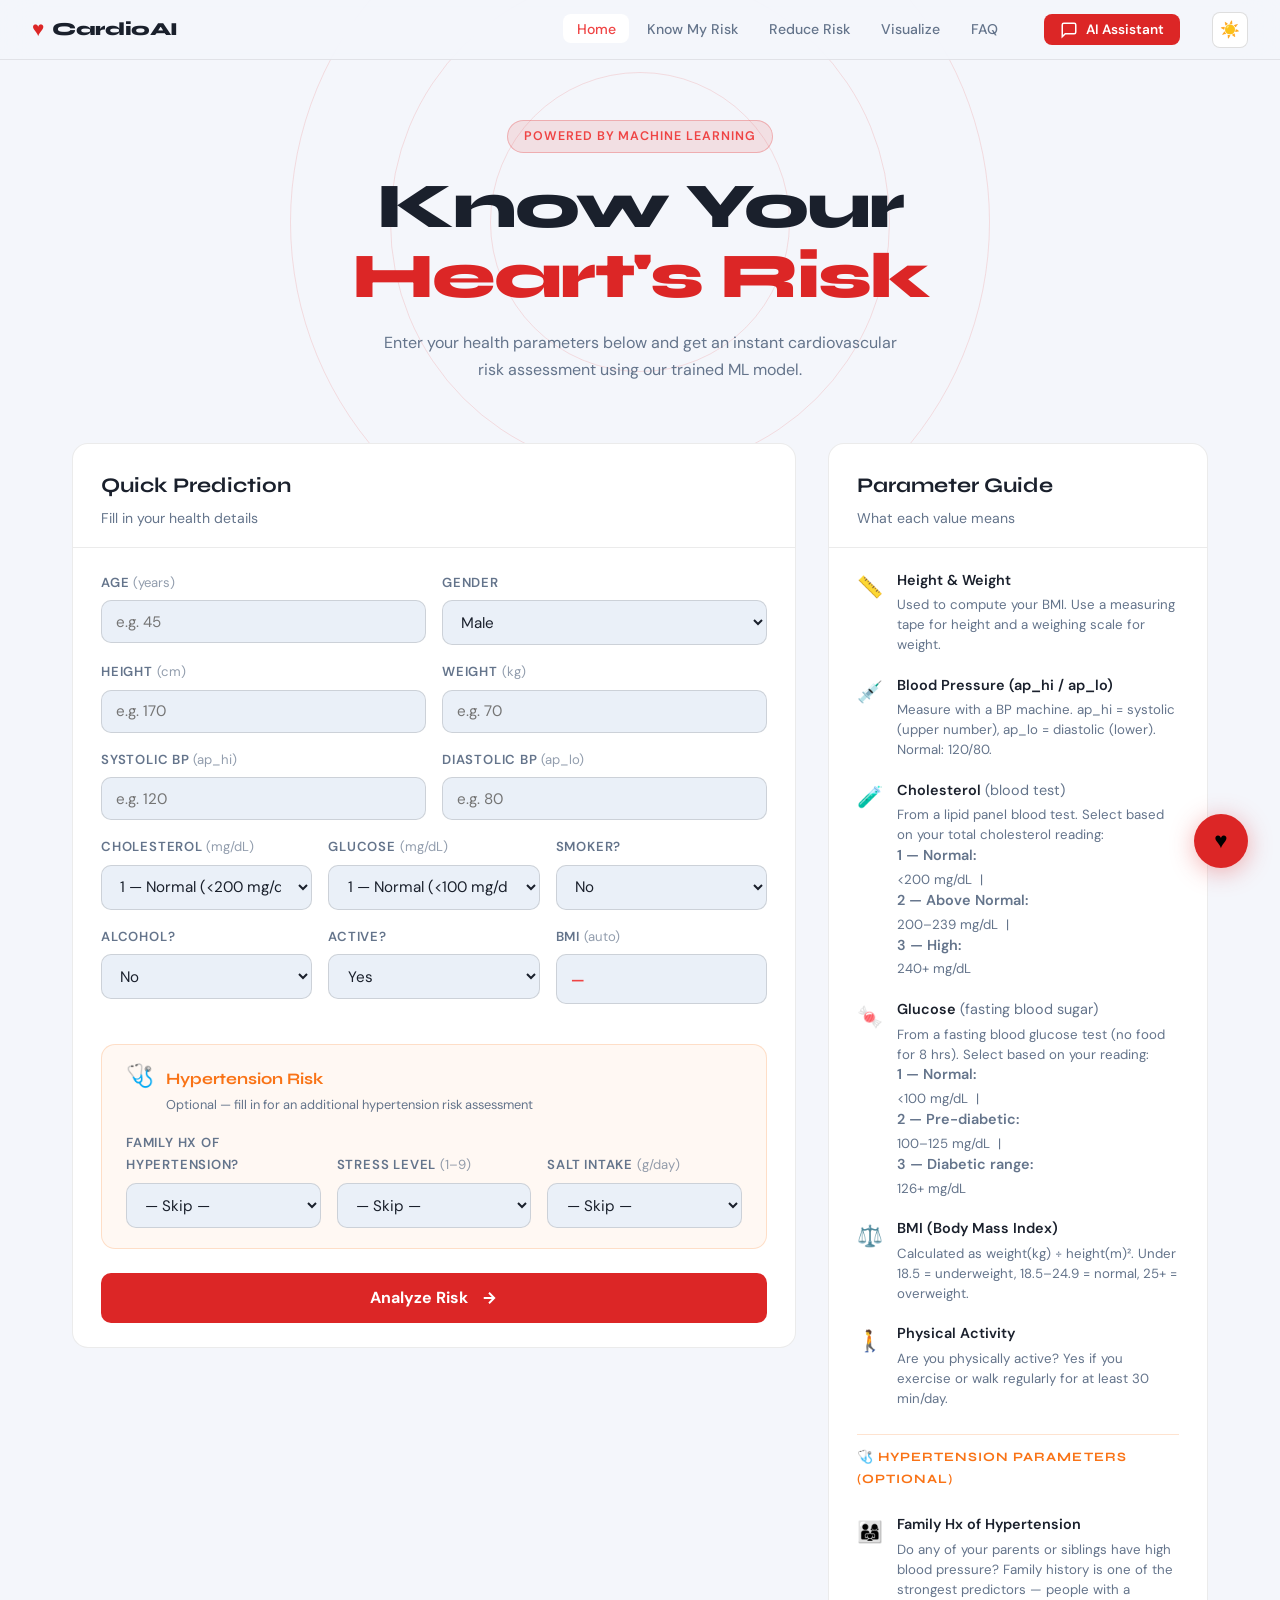
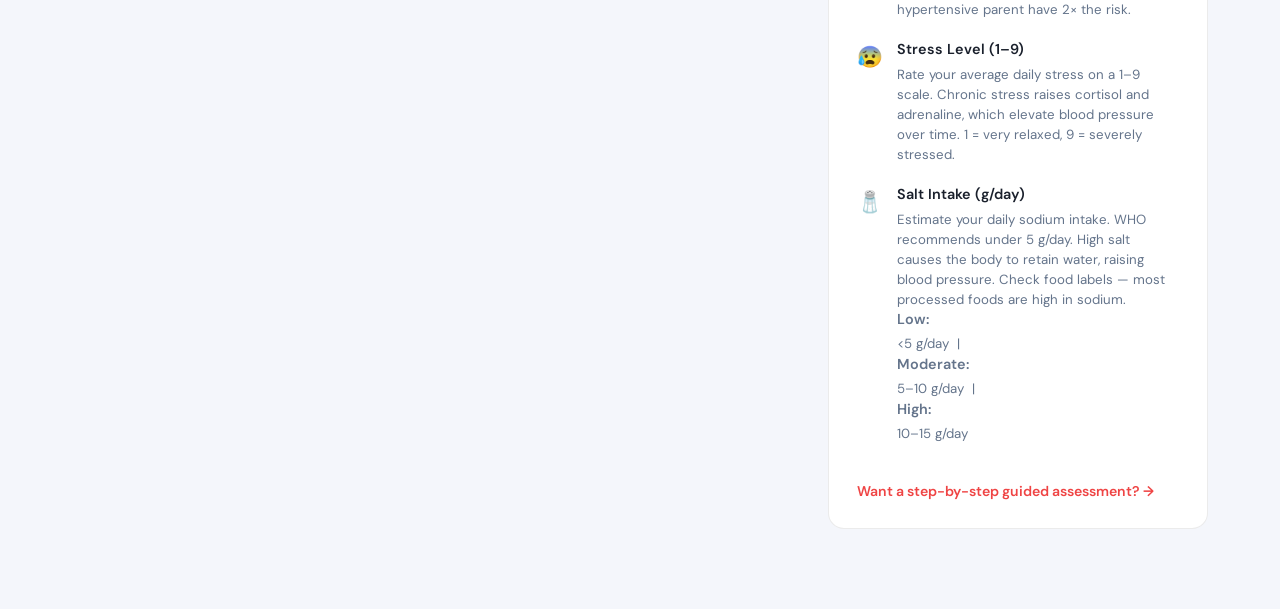
<file: templates/Index.html>
<!DOCTYPE html>
<html lang="en">
<head>
  <meta charset="UTF-8" />
  <meta name="viewport" content="width=device-width, initial-scale=1.0"/>
  <title>CardioAI — Heart Risk Predictor</title>
  <link rel="preconnect" href="https://fonts.googleapis.com">
  <link href="https://fonts.googleapis.com/css2?family=Syne:wght@400;600;700;800&family=DM+Sans:ital,wght@0,300;0,400;0,500;1,300&display=swap" rel="stylesheet">
  <link rel="stylesheet" href="/static/Style.css">
  <script>
    (function(){
      var t = localStorage.getItem('cardioai-theme') ||
              (window.matchMedia && window.matchMedia('(prefers-color-scheme: dark)').matches ? 'dark' : 'light');
      document.documentElement.setAttribute('data-theme', t);
    })();
  </script>
</head>
<body>
 
<!-- NAV -->
<nav class="nav">
  <a href="/" class="nav-logo">
    <span class="logo-icon">♥</span>
    <span>CardioAI</span>
  </a>
  <ul class="nav-links">
    <li><a href="/" class="active">Home</a></li>
    <li><a href="/risk">Know My Risk</a></li>
    <li><a href="/reduce">Reduce Risk</a></li>
    <li><a href="/visualize">Visualize</a></li>
    <li><a href="/faq">FAQ</a></li>
  </ul>
  <button class="chatbot-btn" onclick="openChat()">
    <svg width="18" height="18" viewBox="0 0 24 24" fill="none" stroke="currentColor" stroke-width="2"><path d="M21 15a2 2 0 0 1-2 2H7l-4 4V5a2 2 0 0 1 2-2h14a2 2 0 0 1 2 2z"></path></svg>
    AI Assistant
  </button>
  <button class="theme-toggle" id="themeToggle" aria-label="Toggle light/dark mode" onclick="toggleTheme()">🌙</button>
  <button class="hamburger" id="hamburger" aria-label="Toggle menu" aria-expanded="false" onclick="toggleMobileNav(this)">
    <span></span><span></span><span></span>
  </button>
</nav>

<div class="mobile-nav" id="mobileNav">
  <a href="/" class="active">Home</a>
  <a href="/risk">Know My Risk</a>
  <a href="/reduce">Reduce Risk</a>
  <a href="/visualize">Visualize</a>
  <a href="/faq">FAQ</a>
</div>
 
<!-- HERO -->
<section class="hero">
  <div class="hero-bg">
    <div class="pulse-ring r1"></div>
    <div class="pulse-ring r2"></div>
    <div class="pulse-ring r3"></div>
  </div>
  <div class="hero-content">
    <div class="hero-badge">Powered by Machine Learning</div>
    <h1 class="hero-title">Know Your<br><span class="accent">Heart's Risk</span></h1>
    <p class="hero-sub">Enter your health parameters below and get an instant cardiovascular risk assessment using our trained ML model.</p>
  </div>
</section>
 
<!-- PREDICT SECTION -->
<section class="predict-section">
  <div class="container">
    <div class="predict-grid">
 
      <!-- FORM CARD -->
      <div class="form-card">
        <div class="card-header">
          <h2>Quick Prediction</h2>
          <p>Fill in your health details</p>
        </div>
        <form id="predictForm" class="predict-form">
          <div class="form-row">
            <div class="field-group">
              <label>Age <span class="unit">(years)</span></label>
              <input type="number" name="age" placeholder="e.g. 45" min="1" max="120" required>
            </div>
            <div class="field-group">
              <label>Gender</label>
              <select name="gender">
                <option value="1">Male</option>
                <option value="2">Female</option>
              </select>
            </div>
          </div>
          <div class="form-row">
            <div class="field-group">
              <label>Height <span class="unit">(cm)</span></label>
              <input type="number" name="height" placeholder="e.g. 170" min="50" max="250" required>
            </div>
            <div class="field-group">
              <label>Weight <span class="unit">(kg)</span></label>
              <input type="number" name="weight" placeholder="e.g. 70" min="10" max="300" required>
            </div>
          </div>
          <div class="form-row">
            <div class="field-group">
              <label>Systolic BP <span class="unit">(ap_hi)</span></label>
              <input type="number" name="ap_hi" placeholder="e.g. 120" required>
            </div>
            <div class="field-group">
              <label>Diastolic BP <span class="unit">(ap_lo)</span></label>
              <input type="number" name="ap_lo" placeholder="e.g. 80" required>
            </div>
          </div>
          <div class="form-row three">
            <div class="field-group">
              <label>Cholesterol <span class="unit">(mg/dL)</span></label>
              <select name="cholesterol">
                <option value="1">1 — Normal (&lt;200 mg/dL)</option>
                <option value="2">2 — Above Normal (200–239)</option>
                <option value="3">3 — High (240+ mg/dL)</option>
              </select>
            </div>
            <div class="field-group">
              <label>Glucose <span class="unit">(mg/dL)</span></label>
              <select name="gluc">
                <option value="1">1 — Normal (&lt;100 mg/dL)</option>
                <option value="2">2 — Pre-diabetic (100–125)</option>
                <option value="3">3 — Diabetic (126+ mg/dL)</option>
              </select>
            </div>
            <div class="field-group">
              <label>Smoker?</label>
              <select name="smoke">
                <option value="0">No</option>
                <option value="1">Yes</option>
              </select>
            </div>
          </div>
          <div class="form-row three">
            <div class="field-group">
              <label>Alcohol?</label>
              <select name="alco">
                <option value="0">No</option>
                <option value="1">Yes</option>
              </select>
            </div>
            <div class="field-group">
              <label>Active?</label>
              <select name="active">
                <option value="1">Yes</option>
                <option value="0">No</option>
              </select>
            </div>
            <div class="field-group bmi-display">
              <label>BMI <span class="unit">(auto)</span></label>
              <div class="bmi-value" id="bmiDisplay">—</div>
            </div>
          </div>
          <!-- Hypertension optional section -->
          <div class="hyper-section">
            <div class="hyper-section-header">
              <span class="hyper-icon">🩺</span>
              <div>
                <strong>Hypertension Risk</strong>
                <span class="hyper-optional">Optional — fill in for an additional hypertension risk assessment</span>
              </div>
            </div>
            <div class="form-row three">
              <div class="field-group">
                <label>Family Hx of Hypertension?</label>
                <select name="family_history">
                  <option value="">— Skip —</option>
                  <option value="Yes">Yes</option>
                  <option value="No">No</option>
                </select>
              </div>
              <div class="field-group">
                <label>Stress Level <span class="unit">(1–9)</span></label>
                <select name="stress_level">
                  <option value="">— Skip —</option>
                  <option value="1">1 — Very Low</option>
                  <option value="2">2</option>
                  <option value="3">3 — Low</option>
                  <option value="4">4</option>
                  <option value="5">5 — Moderate</option>
                  <option value="6">6</option>
                  <option value="7">7 — High</option>
                  <option value="8">8</option>
                  <option value="9">9 — Very High</option>
                </select>
              </div>
              <div class="field-group">
                <label>Salt Intake <span class="unit">(g/day)</span></label>
                <select name="salt_intake">
                  <option value="">— Skip —</option>
                  <option value="3">Low (&lt; 5 g/day)</option>
                  <option value="7">Moderate (5–10 g/day)</option>
                  <option value="12">High (10–15 g/day)</option>
                </select>
              </div>
            </div>
          </div>

          <button type="submit" class="predict-btn">
            <span>Analyze Risk</span>
            <svg width="18" height="18" viewBox="0 0 24 24" fill="none" stroke="currentColor" stroke-width="2.5"><path d="M5 12h14M12 5l7 7-7 7"/></svg>
          </button>
        </form>
 
        <!-- Result -->
        <div id="result" class="result-box hidden"></div>
      </div>
 
      <!-- GUIDE CARD -->
      <div class="guide-card">
        <div class="card-header">
          <h2>Parameter Guide</h2>
          <p>What each value means</p>
        </div>
        <div class="guide-list">
          <div class="guide-item">
            <div class="guide-icon">📏</div>
            <div>
              <strong>Height & Weight</strong>
              <p>Used to compute your BMI. Use a measuring tape for height and a weighing scale for weight.</p>
            </div>
          </div>
          <div class="guide-item">
            <div class="guide-icon">💉</div>
            <div>
              <strong>Blood Pressure (ap_hi / ap_lo)</strong>
              <p>Measure with a BP machine. ap_hi = systolic (upper number), ap_lo = diastolic (lower). Normal: 120/80.</p>
            </div>
          </div>
          <div class="guide-item">
            <div class="guide-icon">🧪</div>
            <div>
              <strong>Cholesterol <span style="font-weight:400;color:var(--muted)">(blood test)</span></strong>
              <p>From a lipid panel blood test. Select based on your total cholesterol reading:</p>
              <p><strong>1 — Normal:</strong> &lt;200 mg/dL &nbsp;|&nbsp; <strong>2 — Above Normal:</strong> 200–239 mg/dL &nbsp;|&nbsp; <strong>3 — High:</strong> 240+ mg/dL</p>
            </div>
          </div>
          <div class="guide-item">
            <div class="guide-icon">🍬</div>
            <div>
              <strong>Glucose <span style="font-weight:400;color:var(--muted)">(fasting blood sugar)</span></strong>
              <p>From a fasting blood glucose test (no food for 8 hrs). Select based on your reading:</p>
              <p><strong>1 — Normal:</strong> &lt;100 mg/dL &nbsp;|&nbsp; <strong>2 — Pre-diabetic:</strong> 100–125 mg/dL &nbsp;|&nbsp; <strong>3 — Diabetic range:</strong> 126+ mg/dL</p>
            </div>
          </div>
          <div class="guide-item">
            <div class="guide-icon">⚖️</div>
            <div>
              <strong>BMI (Body Mass Index)</strong>
              <p>Calculated as weight(kg) ÷ height(m)². Under 18.5 = underweight, 18.5–24.9 = normal, 25+ = overweight.</p>
            </div>
          </div>
          <div class="guide-item">
            <div class="guide-icon">🚶</div>
            <div>
              <strong>Physical Activity</strong>
              <p>Are you physically active? Yes if you exercise or walk regularly for at least 30 min/day.</p>
            </div>
          </div>
          <div class="guide-divider">🩺 Hypertension Parameters (Optional)</div>
          <div class="guide-item">
            <div class="guide-icon">👨‍👩‍👧</div>
            <div>
              <strong>Family Hx of Hypertension</strong>
              <p>Do any of your parents or siblings have high blood pressure? Family history is one of the strongest predictors — people with a hypertensive parent have 2× the risk.</p>
            </div>
          </div>
          <div class="guide-item">
            <div class="guide-icon">😰</div>
            <div>
              <strong>Stress Level (1–9)</strong>
              <p>Rate your average daily stress on a 1–9 scale. Chronic stress raises cortisol and adrenaline, which elevate blood pressure over time. 1 = very relaxed, 9 = severely stressed.</p>
            </div>
          </div>
          <div class="guide-item">
            <div class="guide-icon">🧂</div>
            <div>
              <strong>Salt Intake (g/day)</strong>
              <p>Estimate your daily sodium intake. WHO recommends under 5 g/day. High salt causes the body to retain water, raising blood pressure. Check food labels — most processed foods are high in sodium.</p>
              <p><strong>Low:</strong> &lt;5 g/day &nbsp;|&nbsp; <strong>Moderate:</strong> 5–10 g/day &nbsp;|&nbsp; <strong>High:</strong> 10–15 g/day</p>
            </div>
          </div>
        </div>
        <a href="/risk" class="guide-cta">Want a step-by-step guided assessment? →</a>
      </div>
 
    </div>
  </div>
</section>
 
<!-- CHATBOT WIDGET -->
<div class="chat-widget hidden" id="chatWidget">
  <div class="chat-header">
    <div class="chat-title">
      <span class="chat-dot"></span>
      CardioAI Assistant
    </div>
    <button onclick="closeChat()">✕</button>
  </div>
  <div class="chat-messages" id="chatMessages">
    <div class="msg bot">
      <p>Hi! I'm your CardioAI assistant. What would you like help with?</p>
      <div class="quick-btns">
        <button onclick="quickMsg('Know My Risk')">Know My Risk</button>
        <button onclick="quickMsg('How to Reduce Risk')">Reduce Risk</button>
        <button onclick="quickMsg('What is BMI?')">What is BMI?</button>
        <button onclick="quickMsg('What is blood pressure?')">Blood Pressure</button>
      </div>
    </div>
  </div>
  <div class="chat-input-row">
    <input type="text" id="chatInput" placeholder="Ask anything..." onkeydown="if(event.key==='Enter') sendChat()">
    <button onclick="sendChat()">→</button>
  </div>
</div>
<button class="chat-fab" id="chatFab" onclick="openChat()">♥</button>
<script src="/static/Script.js"></script>
<script>
function toggleMobileNav(btn) {
  var nav = document.getElementById('mobileNav');
  var open = nav.classList.toggle('open');
  btn.classList.toggle('is-open', open);
  btn.setAttribute('aria-expanded', open);
}
// Close drawer on link tap or outside tap
document.addEventListener('DOMContentLoaded', function() {
  var nav = document.getElementById('mobileNav');
  var btn = document.getElementById('hamburger');
  if (!nav) return;
  nav.querySelectorAll('a').forEach(function(a) {
    a.addEventListener('click', function() {
      nav.classList.remove('open');
      if (btn) { btn.classList.remove('is-open'); btn.setAttribute('aria-expanded','false'); }
    });
  });
  document.addEventListener('click', function(e) {
    if (!nav.contains(e.target) && !btn.contains(e.target)) {
      nav.classList.remove('open');
      btn.classList.remove('is-open');
      btn.setAttribute('aria-expanded','false');
    }
  }, true);
});
</script>
</body>
</html>
</file>
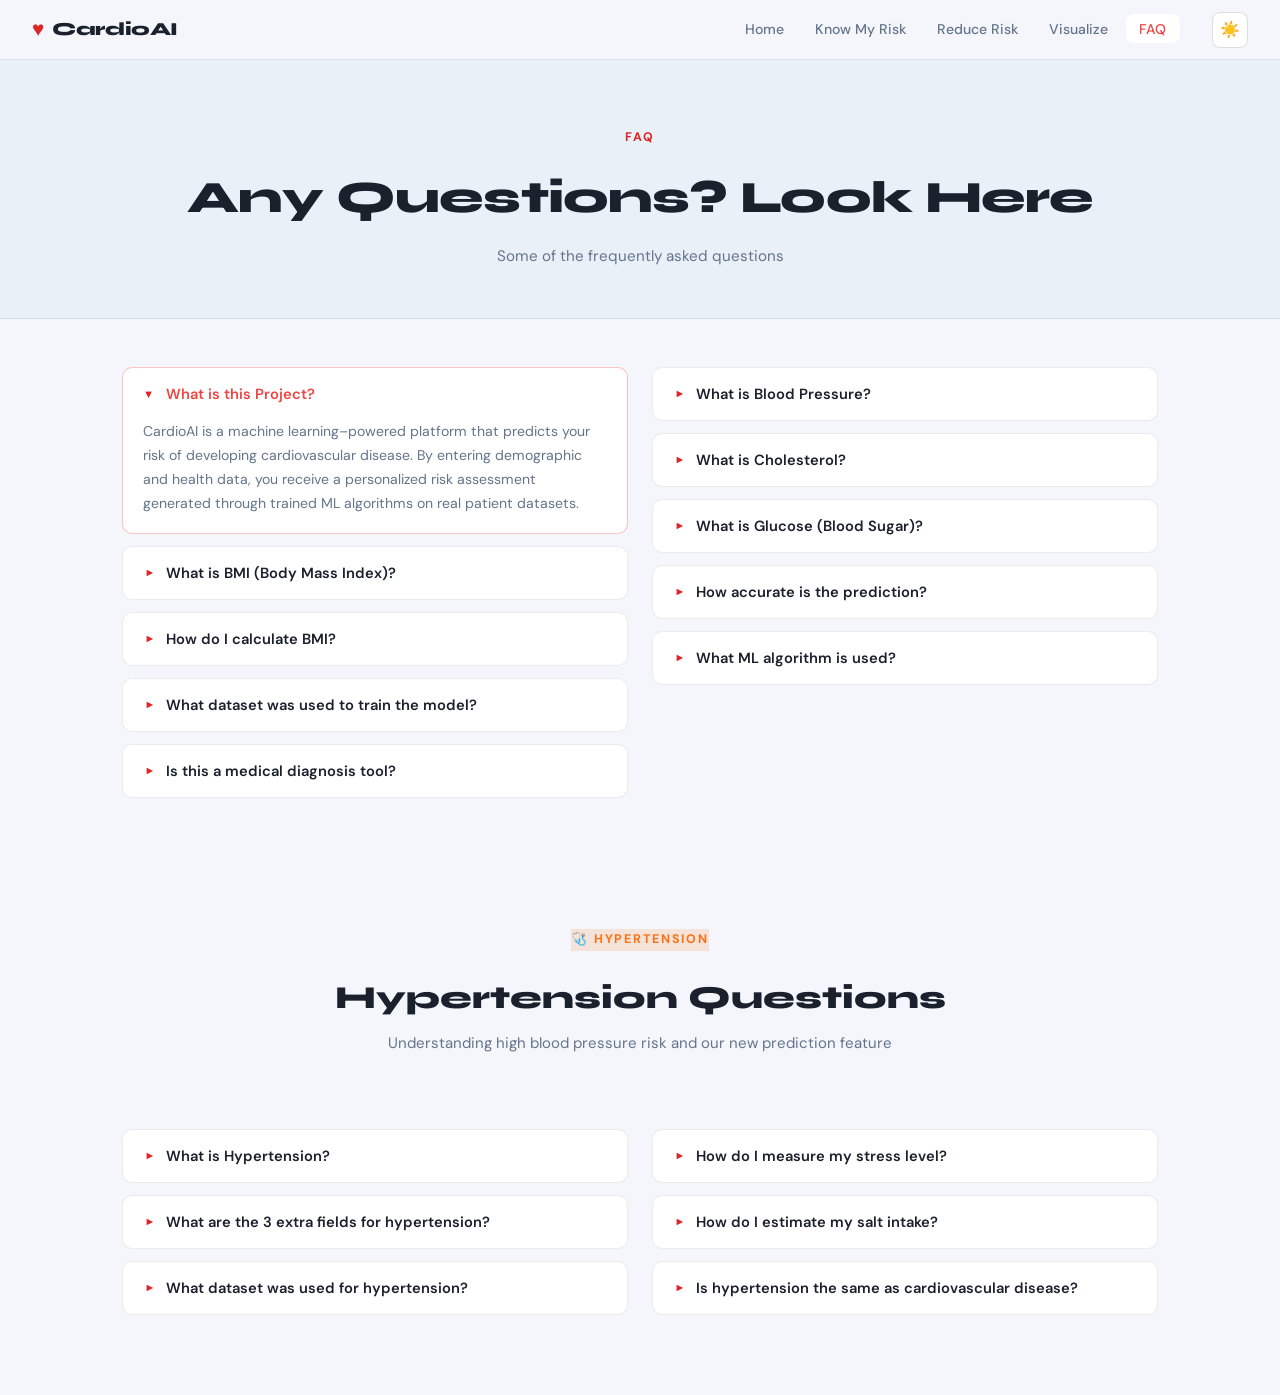
<file: templates/Faq.html>
<!DOCTYPE html>
<html lang="en">
<head>
  <meta charset="UTF-8"/>
  <meta name="viewport" content="width=device-width, initial-scale=1.0"/>
  <title>FAQ — CardioAI</title>
  <link rel="preconnect" href="https://fonts.googleapis.com">
  <link href="https://fonts.googleapis.com/css2?family=Syne:wght@400;600;700;800&family=DM+Sans:ital,wght@0,300;0,400;0,500;1,300&display=swap" rel="stylesheet">
  <link rel="stylesheet" href="/static/Style.css">
  <script>
    (function(){
      var t = localStorage.getItem('cardioai-theme') ||
              (window.matchMedia && window.matchMedia('(prefers-color-scheme: dark)').matches ? 'dark' : 'light');
      document.documentElement.setAttribute('data-theme', t);
    })();
  </script>
</head>
<body>

<nav class="nav">
  <a href="/" class="nav-logo"><span class="logo-icon">♥</span><span>CardioAI</span></a>
  <ul class="nav-links">
    <li><a href="/">Home</a></li>
    <li><a href="/risk">Know My Risk</a></li>
    <li><a href="/reduce">Reduce Risk</a></li>
    <li><a href="/visualize">Visualize</a></li>
    <li><a href="/faq" class="active">FAQ</a></li>
  </ul>
    <button class="theme-toggle" id="themeToggle" aria-label="Toggle theme" onclick="(function(){var r=document.documentElement,c=r.getAttribute('data-theme'),d=c==='dark'||(!c&&window.matchMedia('(prefers-color-scheme:dark)').matches),n=d?'light':'dark';r.setAttribute('data-theme',n);localStorage.setItem('cardioai-theme',n);var b=document.getElementById('themeToggle');if(b)b.textContent=n==='dark'?'🌙':'☀️';})()">🌙</button>
  <button class="hamburger" id="hamburger" aria-label="Toggle menu" aria-expanded="false" onclick="toggleMobileNav(this)">
    <span></span><span></span><span></span>
  </button>
</nav>

<div class="mobile-nav" id="mobileNav">
  <a href="/">Home</a>
  <a href="/risk">Know My Risk</a>
  <a href="/reduce">Reduce Risk</a>
  <a href="/visualize">Visualize</a>
  <a href="/faq" class="active">FAQ</a>
</div>

<section class="faq-section">
  <div class="faq-header">
    <div class="faq-badge">FAQ</div>
    <h1>Any Questions? Look Here</h1>
    <p>Some of the frequently asked questions</p>
  </div>

  <div class="faq-container">
    <div class="faq-col">
      <div class="faq-item open">
        <button class="faq-q" onclick="toggleFaq(this)">
          <span class="faq-arrow">▼</span>
          What is this Project?
        </button>
        <div class="faq-a">
          <p>CardioAI is a machine learning–powered platform that predicts your risk of developing cardiovascular disease. By entering demographic and health data, you receive a personalized risk assessment generated through trained ML algorithms on real patient datasets.</p>
        </div>
      </div>

      <div class="faq-item">
        <button class="faq-q" onclick="toggleFaq(this)">
          <span class="faq-arrow">▼</span>
          What is BMI (Body Mass Index)?
        </button>
        <div class="faq-a">
          <p>BMI is a measure of body fat based on your weight and height. It's calculated as <strong>weight (kg) ÷ height (m)²</strong>. Normal range is 18.5–24.9. A high BMI (25+) is associated with increased cardiovascular risk.</p>
        </div>
      </div>

      <div class="faq-item">
        <button class="faq-q" onclick="toggleFaq(this)">
          <span class="faq-arrow">▼</span>
          How do I calculate BMI?
        </button>
        <div class="faq-a">
          <p>Divide your weight in kilograms by your height in meters squared. For example, 70kg ÷ (1.70m × 1.70m) = 24.2 BMI. Our app calculates this automatically once you enter height and weight.</p>
        </div>
      </div>

      <div class="faq-item">
        <button class="faq-q" onclick="toggleFaq(this)">
          <span class="faq-arrow">▼</span>
          What dataset was used to train the model?
        </button>
        <div class="faq-a">
          <p>The model was trained on the Shanxi Cardiovascular dataset and the Cardio Train dataset, containing records from thousands of patients. Features include age, gender, height, weight, blood pressure, cholesterol, glucose, smoking, alcohol, and activity levels.</p>
        </div>
      </div>

      <div class="faq-item">
        <button class="faq-q" onclick="toggleFaq(this)">
          <span class="faq-arrow">▼</span>
          Is this a medical diagnosis tool?
        </button>
        <div class="faq-a">
          <p>No. CardioAI is an educational and informational tool only. The predictions are generated by machine learning models and should not replace professional medical advice. Always consult a qualified healthcare provider for diagnosis and treatment.</p>
        </div>
      </div>
    </div>

    <div class="faq-col">
      <div class="faq-item">
        <button class="faq-q" onclick="toggleFaq(this)">
          <span class="faq-arrow">▼</span>
          What is Blood Pressure?
        </button>
        <div class="faq-a">
          <p>Blood pressure measures the force of blood against artery walls. It's written as two numbers: <strong>systolic (ap_hi)</strong> over <strong>diastolic (ap_lo)</strong>. Normal is around 120/80 mmHg. High BP (hypertension) is a major cardiovascular risk factor.</p>
        </div>
      </div>

      <div class="faq-item">
        <button class="faq-q" onclick="toggleFaq(this)">
          <span class="faq-arrow">▼</span>
          What is Cholesterol?
        </button>
        <div class="faq-a">
          <p>Cholesterol is a fatty substance in your blood. High LDL ("bad") cholesterol causes artery blockage. Get a <strong>lipid panel</strong> blood test to find your number. In our model, the scale maps to:</p>
          <p><strong>1 — Normal:</strong> Total cholesterol &lt;200 mg/dL &nbsp;·&nbsp; <strong>2 — Above Normal:</strong> 200–239 mg/dL (borderline high) &nbsp;·&nbsp; <strong>3 — High:</strong> 240+ mg/dL</p>
          <p>If you don't have a recent result, select <em>1 — Normal</em> and schedule a blood test.</p>
        </div>
      </div>

      <div class="faq-item">
        <button class="faq-q" onclick="toggleFaq(this)">
          <span class="faq-arrow">▼</span>
          What is Glucose (Blood Sugar)?
        </button>
        <div class="faq-a">
          <p>Fasting glucose measures blood sugar after not eating for 8 hours. Elevated glucose indicates pre-diabetes or diabetes — both increase heart risk. Get this done at a clinic or with a glucometer. In our model, the scale maps to:</p>
          <p><strong>1 — Normal:</strong> &lt;100 mg/dL &nbsp;·&nbsp; <strong>2 — Pre-diabetic:</strong> 100–125 mg/dL &nbsp;·&nbsp; <strong>3 — Diabetic range:</strong> 126+ mg/dL</p>
          <p>If you haven't tested recently, select <em>1 — Normal</em> and consult your doctor for a fasting glucose test.</p>
        </div>
      </div>

      <div class="faq-item">
        <button class="faq-q" onclick="toggleFaq(this)">
          <span class="faq-arrow">▼</span>
          How accurate is the prediction?
        </button>
        <div class="faq-a">
          <p>The trained model achieves approximately 72–74% accuracy on test datasets. While this is statistically significant, real-world medical predictions are complex and depend on many more factors. Use this as a rough indicator, not a definitive assessment.</p>
        </div>
      </div>

      <div class="faq-item">
        <button class="faq-q" onclick="toggleFaq(this)">
          <span class="faq-arrow">▼</span>
          What ML algorithm is used?
        </button>
        <div class="faq-a">
          <p>The app uses a trained scikit-learn classifier (such as Logistic Regression, Random Forest, or Gradient Boosting) on the cardiovascular dataset. The model takes the 11 input features and returns a binary prediction: 1 = high risk, 0 = low risk.</p>
        </div>
      </div>
    </div>
  </div>

  <!-- Hypertension FAQ Section -->
  <div class="faq-hyper-header">
    <div class="faq-badge" style="background:rgba(249,115,22,0.15);color:#f97316;border-color:rgba(249,115,22,0.3)">🩺 Hypertension</div>
    <h2>Hypertension Questions</h2>
    <p>Understanding high blood pressure risk and our new prediction feature</p>
  </div>
  <div class="faq-container">
    <div class="faq-col">
      <div class="faq-item">
        <button class="faq-q" onclick="toggleFaq(this)">
          <span class="faq-arrow">▼</span>
          What is Hypertension?
        </button>
        <div class="faq-a">
          <p>Hypertension (high blood pressure) is a condition where the force of blood against your artery walls is consistently too high — typically defined as a systolic pressure ≥130 mmHg or diastolic ≥80 mmHg (AHA guidelines). It's called the "silent killer" because it usually has no symptoms but significantly raises the risk of heart disease, stroke, and kidney damage.</p>
        </div>
      </div>
      <div class="faq-item">
        <button class="faq-q" onclick="toggleFaq(this)">
          <span class="faq-arrow">▼</span>
          What are the 3 extra fields for hypertension?
        </button>
        <div class="faq-a">
          <p>Beyond the standard cardiovascular fields, our hypertension assessment asks for three additional inputs:</p>
          <p><strong>Family History:</strong> Whether parents or siblings have hypertension — this roughly doubles your genetic risk.<br>
          <strong>Stress Level (1–9):</strong> Chronic stress keeps cortisol elevated, raising blood pressure over time.<br>
          <strong>Salt Intake:</strong> Sodium causes water retention which increases blood volume and pressure. WHO recommends &lt;5 g/day.</p>
        </div>
      </div>
      <div class="faq-item">
        <button class="faq-q" onclick="toggleFaq(this)">
          <span class="faq-arrow">▼</span>
          What dataset was used for hypertension?
        </button>
        <div class="faq-a">
          <p>The hypertension model uses the <strong>Hypertension Risk Prediction Dataset</strong> from Kaggle (ankushpanday1), containing approximately 175,000 records from patients across 175 countries. It includes 23 features such as BMI, blood pressure, cholesterol, stress level, salt intake, family history, glucose, alcohol, smoking, and physical activity. Target variable: <code>Hypertension</code> (High / Low).</p>
        </div>
      </div>
    </div>
    <div class="faq-col">
      <div class="faq-item">
        <button class="faq-q" onclick="toggleFaq(this)">
          <span class="faq-arrow">▼</span>
          How do I measure my stress level?
        </button>
        <div class="faq-a">
          <p>On a scale of 1–9, rate how stressed you feel on an average day. Think about work pressure, sleep quality, anxiety, and daily worries. As a guide: <strong>1–3</strong> = generally calm, minimal daily stress; <strong>4–6</strong> = moderate stress, occasional difficult days; <strong>7–9</strong> = frequently overwhelmed, poor sleep, constant pressure. Be honest — chronic mild stress often goes underestimated.</p>
        </div>
      </div>
      <div class="faq-item">
        <button class="faq-q" onclick="toggleFaq(this)">
          <span class="faq-arrow">▼</span>
          How do I estimate my salt intake?
        </button>
        <div class="faq-a">
          <p>Salt intake is hard to measure precisely, but here's a practical guide:</p>
          <p><strong>Low (&lt;5 g/day):</strong> Mostly home-cooked meals, rarely add salt, minimal processed food.<br>
          <strong>Moderate (5–10 g/day):</strong> Mix of home-cooked and processed/restaurant food, occasional salt added.<br>
          <strong>High (10–15 g/day):</strong> Frequent restaurant meals, regular processed food (chips, instant noodles, pickles), regularly salt food at the table.</p>
        </div>
      </div>
      <div class="faq-item">
        <button class="faq-q" onclick="toggleFaq(this)">
          <span class="faq-arrow">▼</span>
          Is hypertension the same as cardiovascular disease?
        </button>
        <div class="faq-a">
          <p>Not exactly, but they're deeply linked. Hypertension (high blood pressure) is a major <em>risk factor</em> for cardiovascular disease — it damages artery walls over time, leading to atherosclerosis, heart attack, and stroke. Our app now predicts both independently, which together give you a more complete picture of your heart health. Many people with cardiovascular disease also have hypertension, and vice versa.</p>
        </div>
      </div>
    </div>
  </div>

  <script>
function toggleFaq(btn) {
  const item = btn.parentElement;
  const isOpen = item.classList.contains('open');
  document.querySelectorAll('.faq-item.open').forEach(i => i.classList.remove('open'));
  if (!isOpen) item.classList.add('open');
}
</script>
<script>
function toggleMobileNav(btn) {
  var nav = document.getElementById('mobileNav');
  var open = nav.classList.toggle('open');
  btn.classList.toggle('is-open', open);
  btn.setAttribute('aria-expanded', open);
}
// Close drawer on link tap or outside tap
document.addEventListener('DOMContentLoaded', function() {
  var nav = document.getElementById('mobileNav');
  var btn = document.getElementById('hamburger');
  if (!nav) return;
  nav.querySelectorAll('a').forEach(function(a) {
    a.addEventListener('click', function() {
      nav.classList.remove('open');
      if (btn) { btn.classList.remove('is-open'); btn.setAttribute('aria-expanded','false'); }
    });
  });
  document.addEventListener('click', function(e) {
    if (!nav.contains(e.target) && !btn.contains(e.target)) {
      nav.classList.remove('open');
      btn.classList.remove('is-open');
      btn.setAttribute('aria-expanded','false');
    }
  }, true);
});
</script>
<script>
(function(){
  var saved = localStorage.getItem('cardioai-theme');
  var prefersDark = window.matchMedia && window.matchMedia('(prefers-color-scheme: dark)').matches;
  var t = saved || (prefersDark ? 'dark' : 'light');
  document.documentElement.setAttribute('data-theme', t);
  document.addEventListener('DOMContentLoaded', function(){
    var b = document.getElementById('themeToggle');
    if(b) b.textContent = t === 'dark' ? '🌙' : '☀️';
  });
})();
</script>
</body>
</html>
</file>
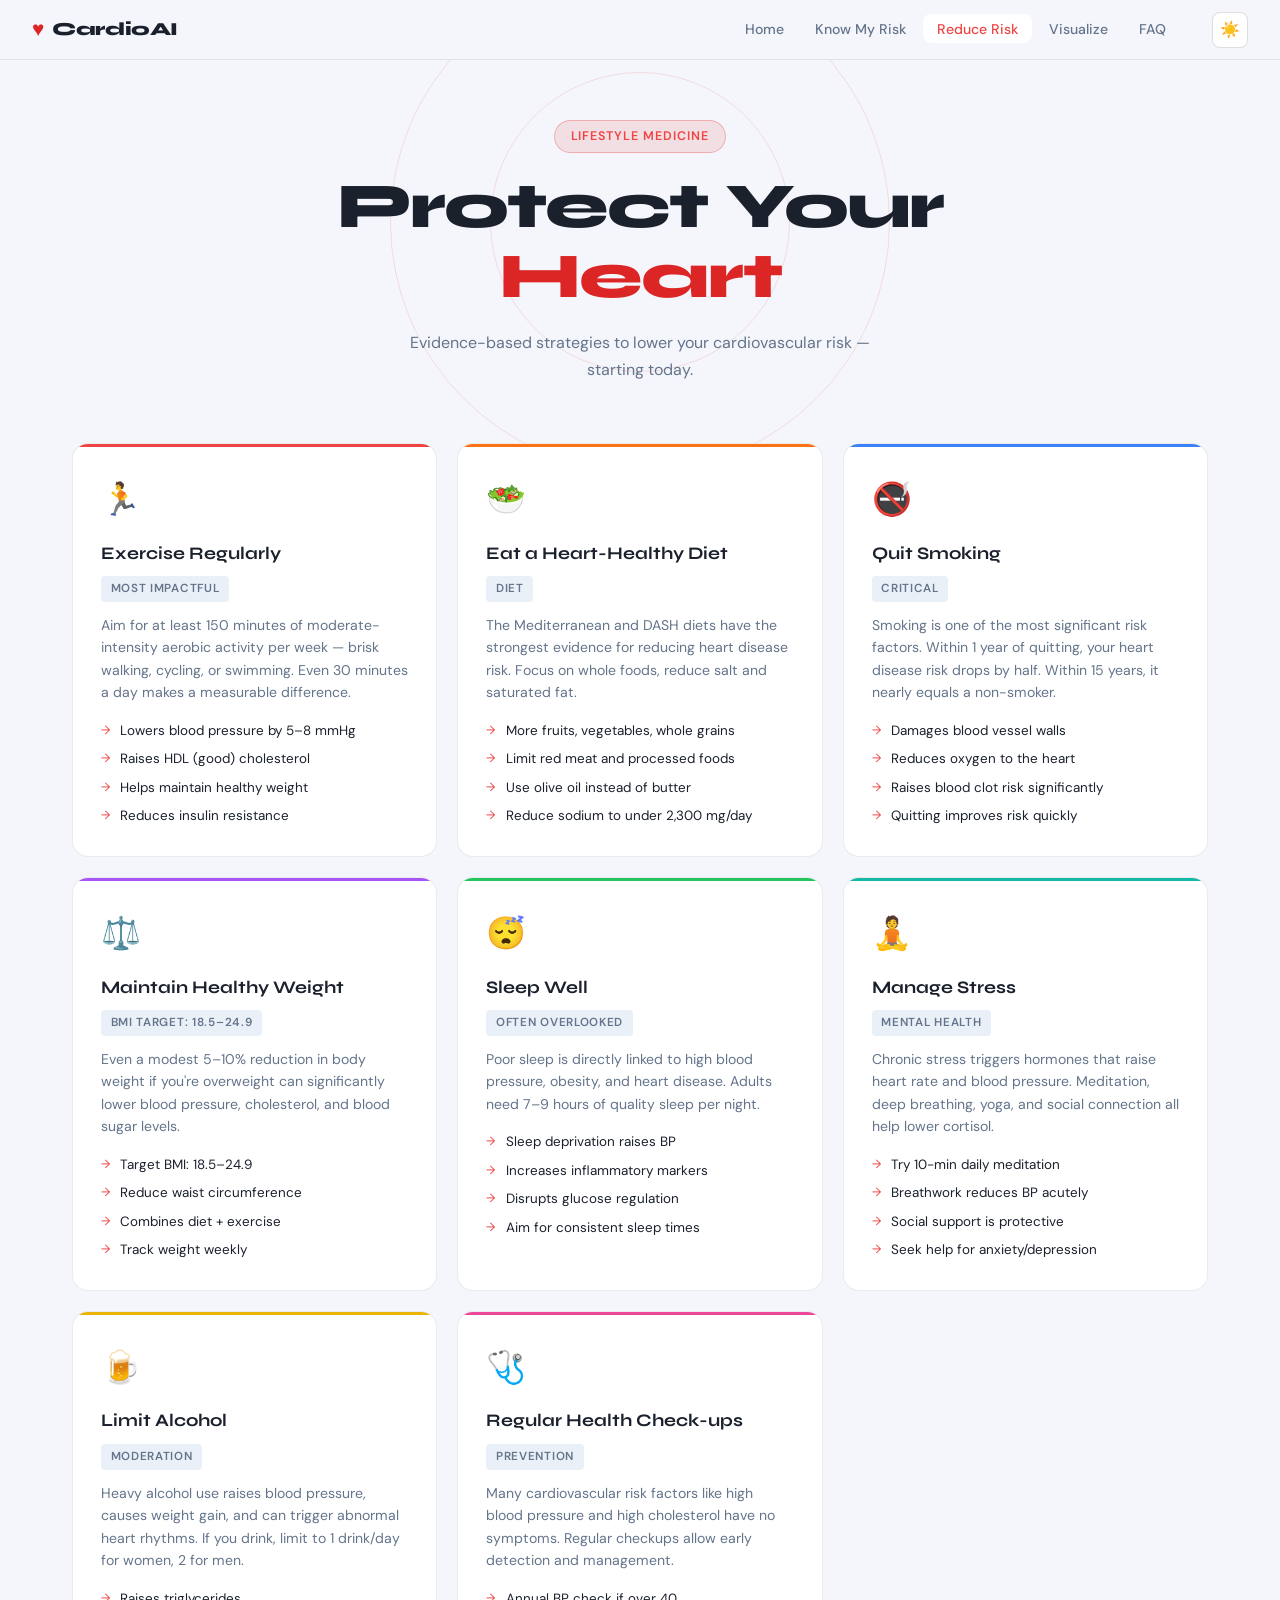
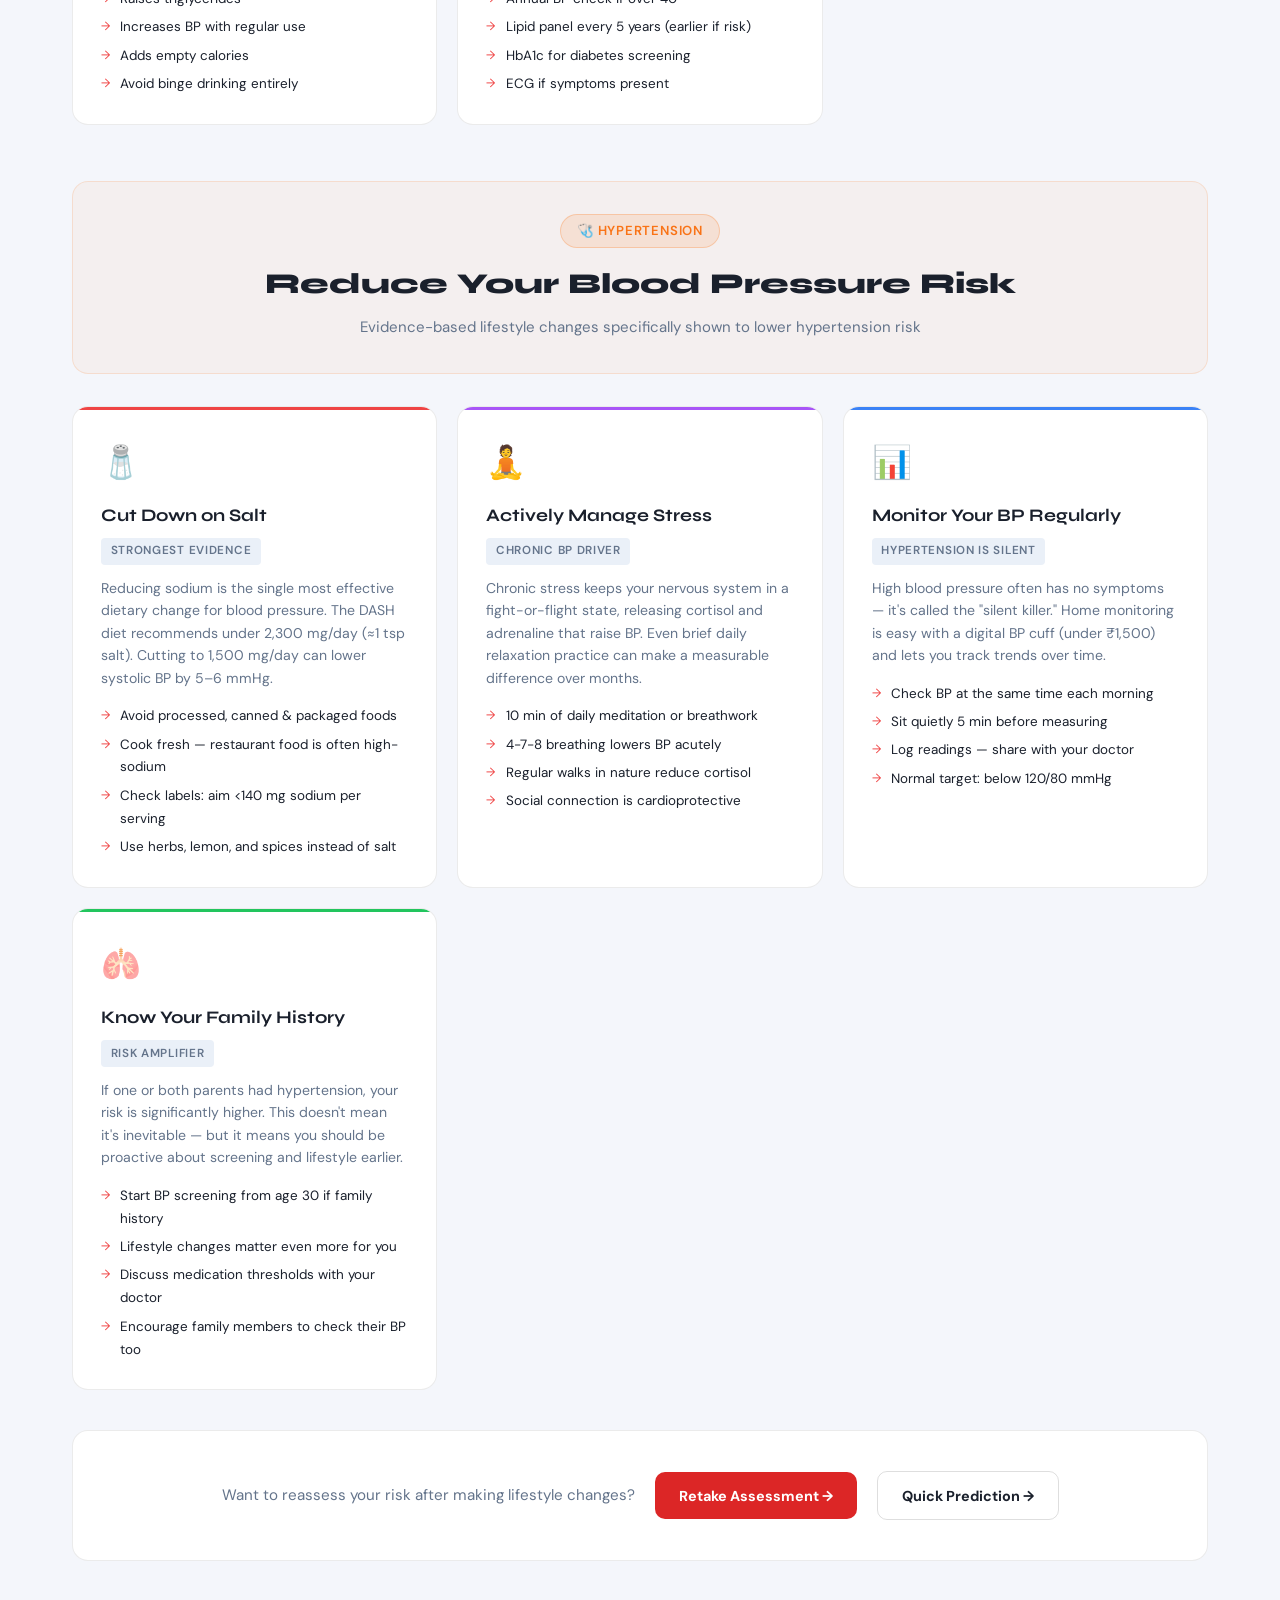
<file: templates/Reduce.html>
<!DOCTYPE html>
<html lang="en">
<head>
  <meta charset="UTF-8"/>
  <meta name="viewport" content="width=device-width, initial-scale=1.0"/>
  <title>Reduce Risk — CardioAI</title>
  <link rel="preconnect" href="https://fonts.googleapis.com">
  <link href="https://fonts.googleapis.com/css2?family=Syne:wght@400;600;700;800&family=DM+Sans:ital,wght@0,300;0,400;0,500;1,300&display=swap" rel="stylesheet">
  <link rel="stylesheet" href="/static/Style.css">
  <script>
    (function(){
      var t = localStorage.getItem('cardioai-theme') ||
              (window.matchMedia && window.matchMedia('(prefers-color-scheme: dark)').matches ? 'dark' : 'light');
      document.documentElement.setAttribute('data-theme', t);
    })();
  </script>
</head>
<body>

<nav class="nav">
  <a href="/" class="nav-logo"><span class="logo-icon">♥</span><span>CardioAI</span></a>
  <ul class="nav-links">
    <li><a href="/">Home</a></li>
    <li><a href="/risk">Know My Risk</a></li>
    <li><a href="/reduce" class="active">Reduce Risk</a></li>
    <li><a href="/visualize">Visualize</a></li>
    <li><a href="/faq">FAQ</a></li>
  </ul>
    <button class="theme-toggle" id="themeToggle" aria-label="Toggle theme" onclick="(function(){var r=document.documentElement,c=r.getAttribute('data-theme'),d=c==='dark'||(!c&&window.matchMedia('(prefers-color-scheme:dark)').matches),n=d?'light':'dark';r.setAttribute('data-theme',n);localStorage.setItem('cardioai-theme',n);var b=document.getElementById('themeToggle');if(b)b.textContent=n==='dark'?'🌙':'☀️';})()">🌙</button>
  <button class="hamburger" id="hamburger" aria-label="Toggle menu" aria-expanded="false" onclick="toggleMobileNav(this)">
    <span></span><span></span><span></span>
  </button>
</nav>

<div class="mobile-nav" id="mobileNav">
  <a href="/">Home</a>
  <a href="/risk">Know My Risk</a>
  <a href="/reduce" class="active">Reduce Risk</a>
  <a href="/visualize">Visualize</a>
  <a href="/faq">FAQ</a>
</div>

<section class="page-hero reduce-hero">
  <div class="hero-bg">
    <div class="pulse-ring r1"></div>
    <div class="pulse-ring r2"></div>
  </div>
  <div class="hero-content">
    <div class="hero-badge">Lifestyle Medicine</div>
    <h1 class="hero-title">Protect Your<br><span class="accent">Heart</span></h1>
    <p class="hero-sub">Evidence-based strategies to lower your cardiovascular risk — starting today.</p>
  </div>
</section>

<section class="reduce-section">
  <div class="container">

    <div class="reduce-grid">
      <div class="reduce-card" data-color="red">
        <div class="reduce-icon">🏃</div>
        <h3>Exercise Regularly</h3>
        <div class="reduce-tag">Most Impactful</div>
        <p>Aim for at least 150 minutes of moderate-intensity aerobic activity per week — brisk walking, cycling, or swimming. Even 30 minutes a day makes a measurable difference.</p>
        <ul>
          <li>Lowers blood pressure by 5–8 mmHg</li>
          <li>Raises HDL (good) cholesterol</li>
          <li>Helps maintain healthy weight</li>
          <li>Reduces insulin resistance</li>
        </ul>
      </div>

      <div class="reduce-card" data-color="orange">
        <div class="reduce-icon">🥗</div>
        <h3>Eat a Heart-Healthy Diet</h3>
        <div class="reduce-tag">Diet</div>
        <p>The Mediterranean and DASH diets have the strongest evidence for reducing heart disease risk. Focus on whole foods, reduce salt and saturated fat.</p>
        <ul>
          <li>More fruits, vegetables, whole grains</li>
          <li>Limit red meat and processed foods</li>
          <li>Use olive oil instead of butter</li>
          <li>Reduce sodium to under 2,300 mg/day</li>
        </ul>
      </div>

      <div class="reduce-card" data-color="blue">
        <div class="reduce-icon">🚭</div>
        <h3>Quit Smoking</h3>
        <div class="reduce-tag">Critical</div>
        <p>Smoking is one of the most significant risk factors. Within 1 year of quitting, your heart disease risk drops by half. Within 15 years, it nearly equals a non-smoker.</p>
        <ul>
          <li>Damages blood vessel walls</li>
          <li>Reduces oxygen to the heart</li>
          <li>Raises blood clot risk significantly</li>
          <li>Quitting improves risk quickly</li>
        </ul>
      </div>

      <div class="reduce-card" data-color="purple">
        <div class="reduce-icon">⚖️</div>
        <h3>Maintain Healthy Weight</h3>
        <div class="reduce-tag">BMI Target: 18.5–24.9</div>
        <p>Even a modest 5–10% reduction in body weight if you're overweight can significantly lower blood pressure, cholesterol, and blood sugar levels.</p>
        <ul>
          <li>Target BMI: 18.5–24.9</li>
          <li>Reduce waist circumference</li>
          <li>Combines diet + exercise</li>
          <li>Track weight weekly</li>
        </ul>
      </div>

      <div class="reduce-card" data-color="green">
        <div class="reduce-icon">😴</div>
        <h3>Sleep Well</h3>
        <div class="reduce-tag">Often Overlooked</div>
        <p>Poor sleep is directly linked to high blood pressure, obesity, and heart disease. Adults need 7–9 hours of quality sleep per night.</p>
        <ul>
          <li>Sleep deprivation raises BP</li>
          <li>Increases inflammatory markers</li>
          <li>Disrupts glucose regulation</li>
          <li>Aim for consistent sleep times</li>
        </ul>
      </div>

      <div class="reduce-card" data-color="teal">
        <div class="reduce-icon">🧘</div>
        <h3>Manage Stress</h3>
        <div class="reduce-tag">Mental Health</div>
        <p>Chronic stress triggers hormones that raise heart rate and blood pressure. Meditation, deep breathing, yoga, and social connection all help lower cortisol.</p>
        <ul>
          <li>Try 10-min daily meditation</li>
          <li>Breathwork reduces BP acutely</li>
          <li>Social support is protective</li>
          <li>Seek help for anxiety/depression</li>
        </ul>
      </div>

      <div class="reduce-card" data-color="yellow">
        <div class="reduce-icon">🍺</div>
        <h3>Limit Alcohol</h3>
        <div class="reduce-tag">Moderation</div>
        <p>Heavy alcohol use raises blood pressure, causes weight gain, and can trigger abnormal heart rhythms. If you drink, limit to 1 drink/day for women, 2 for men.</p>
        <ul>
          <li>Raises triglycerides</li>
          <li>Increases BP with regular use</li>
          <li>Adds empty calories</li>
          <li>Avoid binge drinking entirely</li>
        </ul>
      </div>

      <div class="reduce-card" data-color="pink">
        <div class="reduce-icon">🩺</div>
        <h3>Regular Health Check-ups</h3>
        <div class="reduce-tag">Prevention</div>
        <p>Many cardiovascular risk factors like high blood pressure and high cholesterol have no symptoms. Regular checkups allow early detection and management.</p>
        <ul>
          <li>Annual BP check if over 40</li>
          <li>Lipid panel every 5 years (earlier if risk)</li>
          <li>HbA1c for diabetes screening</li>
          <li>ECG if symptoms present</li>
        </ul>
      </div>
    </div>

    <!-- Hypertension Section -->
    <div class="hyper-reduce-header">
      <div class="hyper-reduce-badge">🩺 Hypertension</div>
      <h2>Reduce Your Blood Pressure Risk</h2>
      <p>Evidence-based lifestyle changes specifically shown to lower hypertension risk</p>
    </div>
    <div class="reduce-grid">
      <div class="reduce-card" data-color="red">
        <div class="reduce-icon">🧂</div>
        <h3>Cut Down on Salt</h3>
        <div class="reduce-tag">Strongest Evidence</div>
        <p>Reducing sodium is the single most effective dietary change for blood pressure. The DASH diet recommends under 2,300 mg/day (≈1 tsp salt). Cutting to 1,500 mg/day can lower systolic BP by 5–6 mmHg.</p>
        <ul>
          <li>Avoid processed, canned &amp; packaged foods</li>
          <li>Cook fresh — restaurant food is often high-sodium</li>
          <li>Check labels: aim &lt;140 mg sodium per serving</li>
          <li>Use herbs, lemon, and spices instead of salt</li>
        </ul>
      </div>
      <div class="reduce-card" data-color="purple">
        <div class="reduce-icon">🧘</div>
        <h3>Actively Manage Stress</h3>
        <div class="reduce-tag">Chronic BP Driver</div>
        <p>Chronic stress keeps your nervous system in a fight-or-flight state, releasing cortisol and adrenaline that raise BP. Even brief daily relaxation practice can make a measurable difference over months.</p>
        <ul>
          <li>10 min of daily meditation or breathwork</li>
          <li>4-7-8 breathing lowers BP acutely</li>
          <li>Regular walks in nature reduce cortisol</li>
          <li>Social connection is cardioprotective</li>
        </ul>
      </div>
      <div class="reduce-card" data-color="blue">
        <div class="reduce-icon">📊</div>
        <h3>Monitor Your BP Regularly</h3>
        <div class="reduce-tag">Hypertension is Silent</div>
        <p>High blood pressure often has no symptoms — it's called the "silent killer." Home monitoring is easy with a digital BP cuff (under ₹1,500) and lets you track trends over time.</p>
        <ul>
          <li>Check BP at the same time each morning</li>
          <li>Sit quietly 5 min before measuring</li>
          <li>Log readings — share with your doctor</li>
          <li>Normal target: below 120/80 mmHg</li>
        </ul>
      </div>
      <div class="reduce-card" data-color="green">
        <div class="reduce-icon">🫁</div>
        <h3>Know Your Family History</h3>
        <div class="reduce-tag">Risk Amplifier</div>
        <p>If one or both parents had hypertension, your risk is significantly higher. This doesn't mean it's inevitable — but it means you should be proactive about screening and lifestyle earlier.</p>
        <ul>
          <li>Start BP screening from age 30 if family history</li>
          <li>Lifestyle changes matter even more for you</li>
          <li>Discuss medication thresholds with your doctor</li>
          <li>Encourage family members to check their BP too</li>
        </ul>
      </div>
    </div>

    <div class="reduce-cta-bar">
      <p>Want to reassess your risk after making lifestyle changes?</p>
      <a href="/risk" class="cta-btn">Retake Assessment →</a>
      <a href="/" class="cta-btn outline">Quick Prediction →</a>
    </div>

  </div>
</section>

<script>
function toggleMobileNav(btn) {
  var nav = document.getElementById('mobileNav');
  var open = nav.classList.toggle('open');
  btn.classList.toggle('is-open', open);
  btn.setAttribute('aria-expanded', open);
}
// Close drawer on link tap or outside tap
document.addEventListener('DOMContentLoaded', function() {
  var nav = document.getElementById('mobileNav');
  var btn = document.getElementById('hamburger');
  if (!nav) return;
  nav.querySelectorAll('a').forEach(function(a) {
    a.addEventListener('click', function() {
      nav.classList.remove('open');
      if (btn) { btn.classList.remove('is-open'); btn.setAttribute('aria-expanded','false'); }
    });
  });
  document.addEventListener('click', function(e) {
    if (!nav.contains(e.target) && !btn.contains(e.target)) {
      nav.classList.remove('open');
      btn.classList.remove('is-open');
      btn.setAttribute('aria-expanded','false');
    }
  }, true);
});
</script>
<script>
(function(){
  var saved = localStorage.getItem('cardioai-theme');
  var prefersDark = window.matchMedia && window.matchMedia('(prefers-color-scheme: dark)').matches;
  var t = saved || (prefersDark ? 'dark' : 'light');
  document.documentElement.setAttribute('data-theme', t);
  document.addEventListener('DOMContentLoaded', function(){
    var b = document.getElementById('themeToggle');
    if(b) b.textContent = t === 'dark' ? '🌙' : '☀️';
  });
})();
</script>
</body>
</html>
</file>
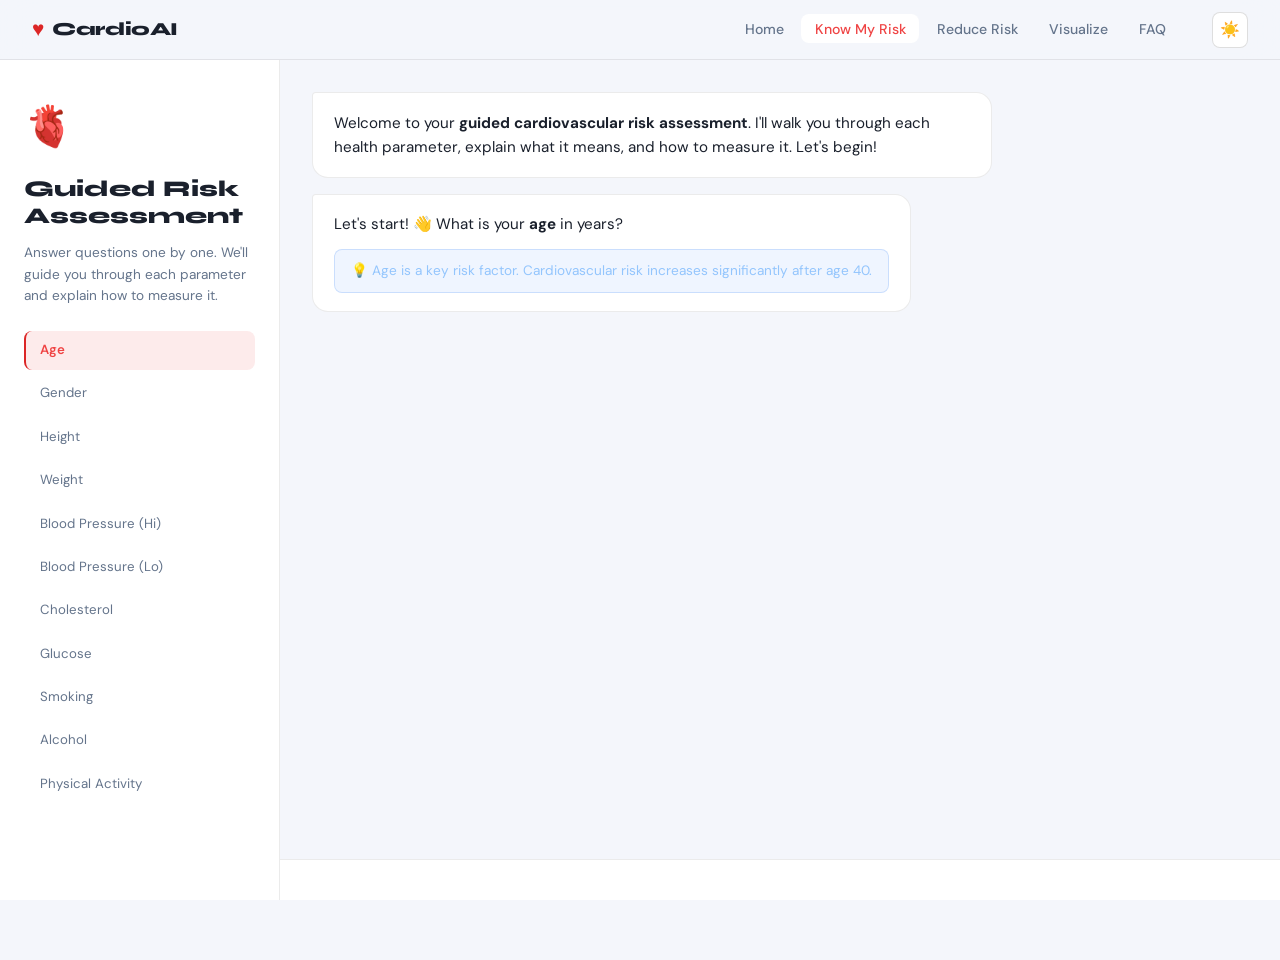
<file: templates/Risk.html>
<!DOCTYPE html>
<html lang="en">
<head>
  <meta charset="UTF-8" />
  <meta name="viewport" content="width=device-width, initial-scale=1.0"/>
  <title>Know My Risk — CardioAI</title>
  <link rel="preconnect" href="https://fonts.googleapis.com">
  <link href="https://fonts.googleapis.com/css2?family=Syne:wght@400;600;700;800&family=DM+Sans:ital,wght@0,300;0,400;0,500;1,300&display=swap" rel="stylesheet">
  <link rel="stylesheet" href="/static/Style.css">
  <script>
    (function(){
      var t = localStorage.getItem('cardioai-theme') ||
              (window.matchMedia && window.matchMedia('(prefers-color-scheme: dark)').matches ? 'dark' : 'light');
      document.documentElement.setAttribute('data-theme', t);
    })();
  </script>
</head>
<body class="risk-page">

<nav class="nav">
  <a href="/" class="nav-logo"><span class="logo-icon">♥</span><span>CardioAI</span></a>
  <ul class="nav-links">
    <li><a href="/">Home</a></li>
    <li><a href="/risk" class="active">Know My Risk</a></li>
    <li><a href="/reduce">Reduce Risk</a></li>
    <li><a href="/visualize">Visualize</a></li>
    <li><a href="/faq">FAQ</a></li>
  </ul>
    <button class="theme-toggle" id="themeToggle" aria-label="Toggle theme" onclick="(function(){var r=document.documentElement,c=r.getAttribute('data-theme'),d=c==='dark'||(!c&&window.matchMedia('(prefers-color-scheme:dark)').matches),n=d?'light':'dark';r.setAttribute('data-theme',n);localStorage.setItem('cardioai-theme',n);var b=document.getElementById('themeToggle');if(b)b.textContent=n==='dark'?'🌙':'☀️';})()">🌙</button>
  <button class="hamburger" id="hamburger" aria-label="Toggle menu" aria-expanded="false" onclick="toggleMobileNav(this)">
    <span></span><span></span><span></span>
  </button>
</nav>

<div class="mobile-nav" id="mobileNav">
  <a href="/">Home</a>
  <a href="/risk" class="active">Know My Risk</a>
  <a href="/reduce">Reduce Risk</a>
  <a href="/visualize">Visualize</a>
  <a href="/faq">FAQ</a>
</div>

<div class="risk-layout">
  <!-- LEFT PANEL -->
  <div class="risk-sidebar">
    <div class="risk-sidebar-inner">
      <div class="sidebar-logo">🫀</div>
      <h2>Guided Risk<br>Assessment</h2>
      <p>Answer questions one by one. We'll guide you through each parameter and explain how to measure it.</p>
      <div class="progress-steps" id="progressSteps">
        <div class="step-item active" data-step="0">Age</div>
        <div class="step-item" data-step="1">Gender</div>
        <div class="step-item" data-step="2">Height</div>
        <div class="step-item" data-step="3">Weight</div>
        <div class="step-item" data-step="4">Blood Pressure (Hi)</div>
        <div class="step-item" data-step="5">Blood Pressure (Lo)</div>
        <div class="step-item" data-step="6">Cholesterol</div>
        <div class="step-item" data-step="7">Glucose</div>
        <div class="step-item" data-step="8">Smoking</div>
        <div class="step-item" data-step="9">Alcohol</div>
        <div class="step-item" data-step="10">Physical Activity</div>
      </div>
    </div>
  </div>

  <!-- MAIN CHAT AREA -->
  <div class="risk-main">
    <div class="risk-chat" id="riskChat">
      <!-- Messages appear here -->
    </div>
    <div class="risk-input-area" id="riskInputArea">
      <div id="riskInputBox"></div>
    </div>
  </div>
</div>

<script src="/static/Script.js"></script>
<script>
// Step-by-step guided flow
const steps = [
  {
    key: 'age',
    label: 'Age',
    question: "Let's start! 👋 What is your <strong>age</strong> in years?",
    explain: "Age is a key risk factor. Cardiovascular risk increases significantly after age 40.",
    type: 'number', min: 1, max: 120, unit: 'years', placeholder: 'e.g. 45'
  },
  {
    key: 'gender',
    label: 'Gender',
    question: "What is your <strong>biological sex</strong>?",
    explain: "Men tend to develop cardiovascular disease earlier than women. Hormonal differences affect heart risk.",
    type: 'select', options: [{val:1, label:'Male'}, {val:2, label:'Female'}]
  },
  {
    key: 'height',
    label: 'Height',
    question: "What is your <strong>height</strong>?",
    explain: "Height is used to calculate your BMI. Measure with a measuring tape against a wall, standing straight.",
    type: 'number', min: 50, max: 250, unit: 'cm', placeholder: 'e.g. 170'
  },
  {
    key: 'weight',
    label: 'Weight',
    question: "What is your <strong>weight</strong>?",
    explain: "Measure on a flat weighing scale in the morning before eating. Used to calculate your BMI.",
    type: 'number', min: 10, max: 300, unit: 'kg', placeholder: 'e.g. 70'
  },
  {
    key: 'ap_hi',
    label: 'Blood Pressure (Hi)',
    question: "What is your <strong>systolic blood pressure</strong> (upper number)?",
    explain: "Measure with a blood pressure machine. The upper number is the systolic pressure — the force when your heart beats. Normal is around 120.",
    type: 'number', min: 60, max: 300, unit: 'mmHg', placeholder: 'e.g. 120'
  },
  {
    key: 'ap_lo',
    label: 'Blood Pressure (Lo)',
    question: "What is your <strong>diastolic blood pressure</strong> (lower number)?",
    explain: "The diastolic number is the pressure between heartbeats. Normal is around 80. Both numbers come from the same BP reading.",
    type: 'number', min: 40, max: 200, unit: 'mmHg', placeholder: 'e.g. 80'
  },
  {
    key: 'cholesterol',
    label: 'Cholesterol',
    question: "What is your <strong>cholesterol level</strong> from your last blood test?",
    explain: "A lipid panel blood test gives your total cholesterol. If you don't have a recent test, visit a clinic — it's a simple blood draw. Select the range that matches your result:",
    type: 'select', options: [
      {val:1, label:'1 — Normal  (< 200 mg/dL)'},
      {val:2, label:'2 — Above Normal  (200–239 mg/dL)'},
      {val:3, label:'3 — High  (240+ mg/dL)'}
    ]
  },
  {
    key: 'gluc',
    label: 'Glucose',
    question: "What is your <strong>fasting blood glucose</strong> level?",
    explain: "A fasting blood sugar test checks for diabetes — done after not eating for 8 hours. Select the range that matches your reading:",
    type: 'select', options: [
      {val:1, label:'1 — Normal  (< 100 mg/dL)'},
      {val:2, label:'2 — Pre-diabetic  (100–125 mg/dL)'},
      {val:3, label:'3 — Diabetic range  (126+ mg/dL)'}
    ]
  },
  {
    key: 'smoke',
    label: 'Smoking',
    question: "Do you currently <strong>smoke</strong>?",
    explain: "Smoking significantly raises cardiovascular risk. Even light smoking increases the chance of heart disease.",
    type: 'select', options: [{val:0, label:'No'}, {val:1, label:'Yes'}]
  },
  {
    key: 'alco',
    label: 'Alcohol',
    question: "Do you consume <strong>alcohol</strong> regularly?",
    explain: "Regular heavy drinking raises blood pressure and strains the heart. Occasional moderate drinking is usually classified as No.",
    type: 'select', options: [{val:0, label:'No / Rarely'}, {val:1, label:'Yes, regularly'}]
  },
  {
    key: 'active',
    label: 'Physical Activity',
    question: "Are you <strong>physically active</strong>?",
    explain: "Physical activity means at least 30 minutes of walking, exercise, or sport most days of the week.",
    type: 'select', options: [{val:1, label:'Yes, I exercise regularly'}, {val:0, label:'No, mostly sedentary'}]
  }
];

let currentStep = 0;
const answers = {};

function addBotMsg(html, delay = 0) {
  setTimeout(() => {
    const chat = document.getElementById('riskChat');
    const div = document.createElement('div');
    div.className = 'rmsg bot';
    div.innerHTML = `<div class="rmsg-inner">${html}</div>`;
    chat.appendChild(div);
    setTimeout(() => div.classList.add('visible'), 50);
    chat.scrollTop = chat.scrollHeight;
  }, delay);
}

function addUserMsg(text) {
  const chat = document.getElementById('riskChat');
  const div = document.createElement('div');
  div.className = 'rmsg user';
  div.innerHTML = `<div class="rmsg-inner">${text}</div>`;
  chat.appendChild(div);
  setTimeout(() => div.classList.add('visible'), 50);
  chat.scrollTop = chat.scrollHeight;
}

function showStep(i) {
  // Update sidebar
  document.querySelectorAll('.step-item').forEach(el => {
    const s = parseInt(el.dataset.step);
    el.className = 'step-item' + (s < i ? ' done' : s === i ? ' active' : '');
  });

  const step = steps[i];
  const inputBox = document.getElementById('riskInputBox');

  // Show question + explanation
  addBotMsg(`<p>${step.question}</p><div class="tip-box">💡 ${step.explain}</div>`);

  // Render input
  setTimeout(() => {
    if (step.type === 'number') {
      inputBox.innerHTML = `
        <div class="rinput-row">
          <input id="riskNum" type="number" min="${step.min}" max="${step.max}" placeholder="${step.placeholder}" class="rinput">
          <span class="rinput-unit">${step.unit}</span>
          <button class="rnext-btn" onclick="submitStep()">Next →</button>
        </div>`;
      document.getElementById('riskNum').focus();
      document.getElementById('riskNum').onkeydown = e => { if(e.key==='Enter') submitStep(); };
    } else {
      const opts = step.options.map(o =>
        `<button class="ropt-btn" onclick="selectOpt(${o.val}, '${o.label}')">${o.label}</button>`
      ).join('');
      inputBox.innerHTML = `<div class="ropt-row">${opts}</div>`;
    }
  }, 600);
}

function selectOpt(val, label) {
  answers[steps[currentStep].key] = val;
  addUserMsg(label);
  document.getElementById('riskInputBox').innerHTML = '';
  currentStep++;
  if (currentStep < steps.length) {
    setTimeout(() => showStep(currentStep), 700);
  } else {
    submitAll();
  }
}

function submitStep() {
  const inp = document.getElementById('riskNum');
  if (!inp || !inp.value) return;
  const val = parseFloat(inp.value);
  answers[steps[currentStep].key] = val;
  addUserMsg(`${val} ${steps[currentStep].unit || ''}`);
  document.getElementById('riskInputBox').innerHTML = '';
  currentStep++;
  if (currentStep < steps.length) {
    // Auto BMI hint after weight
    if (steps[currentStep-1].key === 'weight' && answers.height) {
      const bmi = (answers.weight / ((answers.height/100)**2)).toFixed(1);
      addBotMsg(`<p>Your <strong>BMI is ${bmi}</strong>. ${bmi < 18.5 ? 'You are underweight.' : bmi < 25 ? 'That\'s a healthy BMI!' : bmi < 30 ? 'You are slightly overweight.' : 'BMI is in the obese range — this raises heart risk.'}</p>`, 300);
    }
    setTimeout(() => showStep(currentStep), 700);
  } else {
    submitAll();
  }
}

async function submitAll() {
  addBotMsg('<p>Thanks! Analyzing your cardiovascular risk now... 🔍</p>');
  document.getElementById('riskInputBox').innerHTML = `<div class="analyzing">
    <div class="analyze-spinner"></div>
    <span>Running ML model...</span>
  </div>`;

  // Calculate BMI
  answers.bmi = answers.weight / ((answers.height / 100) ** 2);

  try {
    const res = await fetch('/predict', {
      method: 'POST',
      headers: {'Content-Type': 'application/json'},
      body: JSON.stringify(answers)
    });
    if (!res.ok) {
      const err = await res.json().catch(()=>({}));
      addBotMsg('<p style="color:#ef4444">⚠️ Server error: ' + (err.error||'Unknown error') + '. Make sure app.py is running.</p>');
      document.getElementById('riskInputBox').innerHTML='';
      return;
    }
    const data = await res.json();
    showResult(data);
  } catch(e) {
    addBotMsg('<p style="color:#ef4444">⚠️ Could not reach the server. Make sure <code>app.py</code> is running on port 5000.<br>The model requires the Flask backend — it cannot predict without it.</p>');
    document.getElementById('riskInputBox').innerHTML='';
  }
}

function showResult(data) {
  document.getElementById('riskInputBox').innerHTML = '';
  const isHigh = data.prediction === 1;
  const prob = data.confidence_pct != null ? data.confidence_pct : Math.round((data.probability||0) * 100);

  addBotMsg(`
    <div class="result-card ${isHigh ? 'high' : 'low'}">
      <div class="result-icon">${isHigh ? '⚠️' : '✅'}</div>
      <div class="result-label">${isHigh ? 'High Cardiovascular Risk' : 'Low Cardiovascular Risk'}</div>
      <div class="result-prob">
        <div class="prob-bar"><div class="prob-fill" style="width:${prob}%;background:${isHigh?'#ef4444':'#22c55e'}"></div></div>
        <span>${prob}% risk score</span>
      </div>
      <p>${isHigh
        ? 'Your parameters suggest elevated cardiovascular risk. Please consult a cardiologist and review our risk reduction guide.'
        : 'Your parameters suggest low cardiovascular risk. Keep up healthy habits!'
      }</p>
      <a href="/reduce" class="result-link">View ways to reduce risk →</a>
    </div>`, 500);

  // Ask if they want hypertension assessment
  setTimeout(() => {
    addBotMsg(`<p>Would you also like to check your <strong>hypertension (high blood pressure) risk</strong>? I just need 3 more quick questions. 🩺</p>`);
    const inputBox = document.getElementById('riskInputBox');
    inputBox.innerHTML = `<div class="ropt-row">
      <button class="ropt-btn" onclick="startHyperFlow()">Yes, check hypertension risk</button>
      <button class="ropt-btn" onclick="skipHyper()">No thanks, I'm done</button>
    </div>`;
  }, 1500);

  document.querySelectorAll('.step-item').forEach(el => el.className = 'step-item done');
}

// ── Hypertension follow-up flow ───────────────────────────────────────────
const hyperSteps = [
  {
    key: 'family_history',
    question: "Does anyone in your immediate family (parents or siblings) have <strong>high blood pressure</strong>?",
    explain: "Family history of hypertension roughly doubles your risk. Genetics strongly influence how your body regulates blood pressure.",
    type: 'select',
    options: [{val:'Yes', label:'Yes, they do'}, {val:'No', label:'No / Not sure'}]
  },
  {
    key: 'stress_level',
    question: "How would you rate your average <strong>daily stress level</strong>?",
    explain: "Chronic stress raises cortisol and adrenaline, which keeps your blood pressure elevated over time. Rate honestly — 1 is very relaxed, 9 is severely stressed.",
    type: 'select',
    options: [
      {val:2, label:'1–3 — Low stress'},
      {val:5, label:'4–6 — Moderate stress'},
      {val:8, label:'7–9 — High stress'}
    ]
  },
  {
    key: 'salt_intake',
    question: "How much <strong>salt</strong> do you typically consume per day?",
    explain: "High sodium causes water retention, which raises blood pressure. WHO recommends under 5 g/day. If you eat a lot of processed food, restaurant food, or add salt to meals, that's 'High'.",
    type: 'select',
    options: [
      {val:3,  label:'Low — mostly home-cooked, little salt (< 5 g/day)'},
      {val:7,  label:'Moderate — some processed food (5–10 g/day)'},
      {val:12, label:'High — lots of processed / restaurant food (10–15 g/day)'}
    ]
  }
];

let hyperStep = 0;
const hyperAnswers = {};

function startHyperFlow() {
  document.getElementById('riskInputBox').innerHTML = '';
  hyperStep = 0;
  addBotMsg(`<p>Great! Just 3 quick questions about your hypertension risk. 🩺</p>`);
  setTimeout(() => showHyperStep(0), 700);
}

function skipHyper() {
  document.getElementById('riskInputBox').innerHTML = '';
  addBotMsg(`<p>No problem! You can always check our <a href="/reduce">Reduce Risk guide</a> for tips. Take care! 💙</p>`);
}

function showHyperStep(i) {
  const step = hyperSteps[i];
  const inputBox = document.getElementById('riskInputBox');
  addBotMsg(`<p>${step.question}</p><div class="tip-box">💡 ${step.explain}</div>`);
  setTimeout(() => {
    const opts = step.options.map(o =>
      `<button class="ropt-btn" onclick="selectHyperOpt(${JSON.stringify(o.val)}, '${o.label}')">${o.label}</button>`
    ).join('');
    inputBox.innerHTML = `<div class="ropt-row">${opts}</div>`;
  }, 600);
}

function selectHyperOpt(val, label) {
  hyperAnswers[hyperSteps[hyperStep].key] = val;
  addUserMsg(label);
  document.getElementById('riskInputBox').innerHTML = '';
  hyperStep++;
  if (hyperStep < hyperSteps.length) {
    setTimeout(() => showHyperStep(hyperStep), 700);
  } else {
    showHyperResult();
  }
}

function calcHypertensionRiskGuided(h, cardioAnswers) {
  const ap_hi  = parseFloat(cardioAnswers.ap_hi  || 0);
  const ap_lo  = parseFloat(cardioAnswers.ap_lo  || 0);
  const bmi    = parseFloat(cardioAnswers.weight || 70) / ((parseFloat(cardioAnswers.height || 170) / 100) ** 2);
  const age    = parseFloat(cardioAnswers.age    || 0);
  const smoke  = parseInt(cardioAnswers.smoke    || 0);
  const alco   = parseInt(cardioAnswers.alco     || 0);
  const active = parseInt(cardioAnswers.active   || 1);
  const chol   = parseInt(cardioAnswers.cholesterol || 1);

  let score = 0;
  if (ap_hi >= 130) score += 2;
  if (ap_hi >= 140) score += 2;
  if (ap_hi >= 160) score += 1;
  if (ap_lo >= 85)  score += 1;
  if (ap_lo >= 90)  score += 1;
  if (bmi >= 25) score += 1;
  if (bmi >= 30) score += 1;
  if (age >= 45) score += 1;
  if (age >= 55) score += 1;
  if (age >= 65) score += 1;
  if (smoke  === 1) score += 1;
  if (alco   === 1) score += 1;
  if (active === 0) score += 1;
  if (chol   >= 2)  score += 1;
  if (h.family_history === 'Yes') score += 2;
  const stress = parseFloat(h.stress_level || 0);
  if (stress >= 7)  score += 2;
  else if (stress >= 4) score += 1;
  const salt = parseFloat(h.salt_intake || 0);
  if (salt >= 10)   score += 2;
  else if (salt >= 5) score += 1;

  const prob = Math.min(0.95, Math.max(0.04, score / 22));
  return { prediction: score >= 7 ? 1 : 0, confidence_pct: Math.round(prob * 100) };
}

function showHyperResult() {
  document.getElementById('riskInputBox').innerHTML = '';
  const result = calcHypertensionRiskGuided(hyperAnswers, answers);
  const isHigh = result.prediction === 1;
  const prob = result.confidence_pct;
  const col = isHigh ? '#f97316' : '#22c55e';

  addBotMsg(`
    <div class="result-card ${isHigh ? 'high' : 'low'}" style="border-color:${col}33">
      <div class="result-icon">${isHigh ? '⚠️' : '✅'}</div>
      <div class="result-label" style="color:${col}">${isHigh ? 'Elevated Hypertension Risk' : 'Low Hypertension Risk'}</div>
      <div class="result-prob">
        <div class="prob-bar"><div class="prob-fill" style="width:${prob}%;background:${col}"></div></div>
        <span>${prob}% risk score</span>
      </div>
      <p>${isHigh
        ? 'Your inputs suggest elevated hypertension risk. Key actions: reduce salt intake, manage stress, exercise regularly, and check your BP at least monthly.'
        : 'Your hypertension parameters look favourable. Keep monitoring your blood pressure and maintaining low-salt, active habits!'
      }</p>
      <a href="/reduce" class="result-link">See hypertension reduction tips →</a>
    </div>`, 500);
}

// Start
window.onload = () => {
  addBotMsg("Welcome to your <strong>guided cardiovascular risk assessment</strong>. I'll walk you through each health parameter, explain what it means, and how to measure it. Let's begin!");
  setTimeout(() => showStep(0), 1000);
};
</script>
<script>
function toggleMobileNav(btn) {
  var nav = document.getElementById('mobileNav');
  var open = nav.classList.toggle('open');
  btn.classList.toggle('is-open', open);
  btn.setAttribute('aria-expanded', open);
}
// Close drawer on link tap or outside tap
document.addEventListener('DOMContentLoaded', function() {
  var nav = document.getElementById('mobileNav');
  var btn = document.getElementById('hamburger');
  if (!nav) return;
  nav.querySelectorAll('a').forEach(function(a) {
    a.addEventListener('click', function() {
      nav.classList.remove('open');
      if (btn) { btn.classList.remove('is-open'); btn.setAttribute('aria-expanded','false'); }
    });
  });
  document.addEventListener('click', function(e) {
    if (!nav.contains(e.target) && !btn.contains(e.target)) {
      nav.classList.remove('open');
      btn.classList.remove('is-open');
      btn.setAttribute('aria-expanded','false');
    }
  }, true);
});
</script>
<script>
(function(){
  var saved = localStorage.getItem('cardioai-theme');
  var prefersDark = window.matchMedia && window.matchMedia('(prefers-color-scheme: dark)').matches;
  var t = saved || (prefersDark ? 'dark' : 'light');
  document.documentElement.setAttribute('data-theme', t);
  document.addEventListener('DOMContentLoaded', function(){
    var b = document.getElementById('themeToggle');
    if(b) b.textContent = t === 'dark' ? '🌙' : '☀️';
  });
})();
</script>
</body>
</html>
</file>
<file: static/Style.css>
:root {
  --bg: #080e1a;
  --bg2: #0d1625;
  --bg3: #111d2e;
  --card: #131f33;
  --card2: #192540;
  --border: rgba(255,255,255,0.07);
  --border2: rgba(255,255,255,0.12);
  --text: #e2e8f0;
  --muted: #64748b;
  --accent: #e53e3e;
  --accent2: #fc8181;
  --accent3: #feb2b2;
  --blue: #3b82f6;
  --green: #22c55e;
  --font-head: 'Syne', sans-serif;
  --font-body: 'DM Sans', sans-serif;
  --radius: 16px;
  --radius-sm: 10px;
  --shadow: 0 4px 32px rgba(0,0,0,0.4);
}

/* ── Light mode ─────────────────────────────────────────────────────────── */
[data-theme="light"] {
  --bg: #f4f6fb;
  --bg2: #eaf0f8;
  --bg3: #dde6f2;
  --card: #ffffff;
  --card2: #eef2f9;
  --border: rgba(0,0,0,0.08);
  --border2: rgba(0,0,0,0.13);
  --text: #1a202c;
  --muted: #64748b;
  --accent: #dc2626;
  --accent2: #ef4444;
  --accent3: #fca5a5;
  --shadow: 0 4px 32px rgba(0,0,0,0.10);
}

@media (prefers-color-scheme: light) {
  :root:not([data-theme="dark"]) {
    --bg: #f4f6fb;
    --bg2: #eaf0f8;
    --bg3: #dde6f2;
    --card: #ffffff;
    --card2: #eef2f9;
    --border: rgba(0,0,0,0.08);
    --border2: rgba(0,0,0,0.13);
    --text: #1a202c;
    --muted: #64748b;
    --accent: #dc2626;
    --accent2: #ef4444;
    --accent3: #fca5a5;
    --shadow: 0 4px 32px rgba(0,0,0,0.10);
  }
}

*, *::before, *::after { box-sizing: border-box; margin: 0; padding: 0; }

html { scroll-behavior: smooth; }

body {
  background: var(--bg);
  color: var(--text);
  font-family: var(--font-body);
  font-size: 15px;
  line-height: 1.7;
  min-height: 100vh;
}

a { color: inherit; text-decoration: none; }

/*NAV*/
.nav {
  position: fixed;
  top: 0; left: 0; right: 0;
  z-index: 100;
  display: flex;
  align-items: center;
  gap: 2rem;
  padding: 0 2rem;
  height: 60px;
  background: rgba(8,14,26,0.88);
  backdrop-filter: blur(16px);
  border-bottom: 1px solid var(--border);
}
[data-theme="light"] .nav { background: rgba(244,246,251,0.92); }

.nav-logo {
  display: flex;
  align-items: center;
  gap: 0.5rem;
  font-family: var(--font-head);
  font-weight: 800;
  font-size: 1.15rem;
  letter-spacing: -0.02em;
  color: var(--text);
}

.logo-icon {
  font-size: 1.3rem;
  color: var(--accent);
  animation: heartbeat 1.5s ease infinite;
}

@keyframes heartbeat {
  0%, 100% { transform: scale(1); }
  14% { transform: scale(1.2); }
  28% { transform: scale(1); }
  42% { transform: scale(1.15); }
  56% { transform: scale(1); }
}

.nav-links {
  display: flex;
  list-style: none;
  gap: 0.25rem;
  margin-left: auto;
}

.nav-links a {
  padding: 0.35rem 0.85rem;
  border-radius: 8px;
  font-size: 0.88rem;
  font-weight: 500;
  color: var(--muted);
  transition: all 0.2s;
}

.nav-links a:hover,
.nav-links a.active {
  color: var(--text);
  background: var(--card);
}

.nav-links a.active {
  color: var(--accent2);
}

.chatbot-btn {
  display: flex;
  align-items: center;
  gap: 0.5rem;
  padding: 0.4rem 1rem;
  background: var(--accent);
  border: none;
  border-radius: 8px;
  color: white;
  font-size: 0.85rem;
  font-weight: 600;
  cursor: pointer;
  font-family: var(--font-body);
  transition: background 0.2s;
  white-space: nowrap;
}
.chatbot-btn:hover { background: #c53030; }

/* ── Theme toggle ─────────────────────────────────────────────────────────── */
.theme-toggle {
  display: flex;
  align-items: center;
  justify-content: center;
  width: 36px;
  height: 36px;
  background: var(--card);
  border: 1px solid var(--border2);
  border-radius: 8px;
  cursor: pointer;
  font-size: 1rem;
  flex-shrink: 0;
  transition: background 0.2s, border-color 0.2s;
  color: var(--text);
}
.theme-toggle:hover { background: var(--card2); border-color: var(--accent); }

/*HERO*/
.hero, .page-hero {
  position: relative;
  padding: 120px 2rem 60px;
  text-align: center;
  overflow: hidden;
}

.hero-bg {
  position: absolute;
  inset: 0;
  pointer-events: none;
}

.pulse-ring {
  position: absolute;
  top: 50%;
  left: 50%;
  transform: translate(-50%, -50%);
  border-radius: 50%;
  border: 1px solid rgba(229,62,62,0.15);
  animation: pulseRing 3s ease infinite;
}
.r1 { width: 300px; height: 300px; animation-delay: 0s; }
.r2 { width: 500px; height: 500px; animation-delay: 1s; }
.r3 { width: 700px; height: 700px; animation-delay: 2s; }

@keyframes pulseRing {
  0% { opacity: 0; transform: translate(-50%, -50%) scale(0.8); }
  50% { opacity: 1; }
  100% { opacity: 0; transform: translate(-50%, -50%) scale(1.1); }
}

.hero-content { position: relative; z-index: 1; }

.hero-badge {
  display: inline-block;
  padding: 0.3rem 1rem;
  background: rgba(229,62,62,0.12);
  border: 1px solid rgba(229,62,62,0.3);
  border-radius: 999px;
  font-size: 0.78rem;
  font-weight: 600;
  letter-spacing: 0.08em;
  text-transform: uppercase;
  color: var(--accent2);
  margin-bottom: 1.2rem;
}

.hero-title {
  font-family: var(--font-head);
  font-size: clamp(2.5rem, 5vw, 4rem);
  font-weight: 800;
  line-height: 1.1;
  letter-spacing: -0.03em;
  color: var(--text);
  margin-bottom: 1rem;
}

.accent { color: var(--accent); }

.hero-sub {
  max-width: 520px;
  margin: 0 auto;
  color: var(--muted);
  font-size: 1rem;
}

/*CONTAINER*/
.container {
  max-width: 1200px;
  margin: 0 auto;
  padding: 0 2rem;
}

/*PREDICT SECTION*/
.predict-section {
  padding: 0 0 5rem;
}

.predict-grid {
  display: grid;
  grid-template-columns: 1fr 380px;
  gap: 2rem;
  align-items: start;
}

.form-card, .guide-card {
  background: var(--card);
  border: 1px solid var(--border);
  border-radius: var(--radius);
  overflow: hidden;
}

.card-header {
  padding: 1.5rem 1.75rem 1rem;
  border-bottom: 1px solid var(--border);
}

.card-header h2 {
  font-family: var(--font-head);
  font-size: 1.3rem;
  font-weight: 700;
  margin-bottom: 0.2rem;
}

.card-header p {
  color: var(--muted);
  font-size: 0.88rem;
}

.predict-form {
  padding: 1.5rem 1.75rem;
  display: flex;
  flex-direction: column;
  gap: 1rem;
}

.form-row {
  display: grid;
  grid-template-columns: 1fr 1fr;
  gap: 1rem;
}

.form-row.three {
  grid-template-columns: 1fr 1fr 1fr;
}

.field-group {
  display: flex;
  flex-direction: column;
  gap: 0.4rem;
}

.field-group label {
  font-size: 0.82rem;
  font-weight: 600;
  color: var(--muted);
  text-transform: uppercase;
  letter-spacing: 0.06em;
}

.unit {
  font-weight: 400;
  text-transform: none;
  letter-spacing: 0;
  opacity: 0.7;
}

.field-group input,
.field-group select {
  background: var(--bg2);
  border: 1px solid var(--border2);
  border-radius: var(--radius-sm);
  padding: 0.65rem 0.9rem;
  color: var(--text);
  font-family: var(--font-body);
  font-size: 0.95rem;
  outline: none;
  transition: border-color 0.2s;
  width: 100%;
}

.field-group input:focus,
.field-group select:focus {
  border-color: var(--accent);
}

.field-group select { cursor: pointer; }
.field-group select option { background: var(--bg2); }

.bmi-display .bmi-value {
  background: var(--bg2);
  border: 1px solid var(--border2);
  border-radius: var(--radius-sm);
  padding: 0.65rem 0.9rem;
  font-size: 1rem;
  font-weight: 700;
  font-family: var(--font-head);
  color: var(--accent2);
}

.predict-btn {
  display: flex;
  align-items: center;
  justify-content: center;
  gap: 0.75rem;
  padding: 0.9rem 2rem;
  background: var(--accent);
  border: none;
  border-radius: var(--radius-sm);
  color: white;
  font-size: 1rem;
  font-weight: 700;
  font-family: var(--font-body);
  cursor: pointer;
  transition: all 0.2s;
  margin-top: 0.5rem;
}

.predict-btn:hover {
  background: #c53030;
  transform: translateY(-1px);
  box-shadow: 0 8px 24px rgba(229,62,62,0.3);
}

.result-box {
  margin: 0 1.75rem 1.75rem;
  padding: 1.25rem;
  border-radius: var(--radius-sm);
  font-weight: 600;
  font-size: 1rem;
  animation: fadeIn 0.4s ease;
}

.result-box.high-risk {
  background: rgba(239,68,68,0.1);
  border: 1px solid rgba(239,68,68,0.3);
  color: #fca5a5;
}

.result-box.low-risk {
  background: rgba(34,197,94,0.1);
  border: 1px solid rgba(34,197,94,0.3);
  color: #86efac;
}

.hidden { display: none !important; }

/* GUIDE CARD */
.guide-list {
  padding: 1.25rem 1.75rem;
  display: flex;
  flex-direction: column;
  gap: 1.1rem;
}

.guide-item {
  display: flex;
  gap: 0.9rem;
  align-items: flex-start;
}

.guide-icon {
  font-size: 1.3rem;
  flex-shrink: 0;
  margin-top: 0.1rem;
}

.guide-item strong {
  display: block;
  font-weight: 600;
  font-size: 0.9rem;
  margin-bottom: 0.2rem;
}

.guide-item p {
  color: var(--muted);
  font-size: 0.83rem;
  line-height: 1.5;
}

.guide-cta {
  display: block;
  padding: 1rem 1.75rem 1.5rem;
  color: var(--accent2);
  font-size: 0.88rem;
  font-weight: 600;
  transition: color 0.2s;
}
.guide-cta:hover { color: var(--accent3); }

/*CHATBOT WIDGET*/
.chat-fab {
  position: fixed;
  bottom: 2rem;
  right: 2rem;
  width: 54px;
  height: 54px;
  background: var(--accent);
  border: none;
  border-radius: 50%;
  font-size: 1.4rem;
  cursor: pointer;
  box-shadow: 0 4px 24px rgba(229,62,62,0.4);
  z-index: 200;
  display: flex;
  align-items: center;
  justify-content: center;
  line-height: 1;
  transition: transform 0.2s, opacity 0.2s;
  animation: heartbeat 1.5s ease infinite;
}
.chat-fab:hover { transform: scale(1.1); }
.chat-fab.fab-hidden {
  opacity: 0;
  pointer-events: none;
  transform: scale(0.8);
  animation: none;
}

.chat-widget {
  position: fixed;
  bottom: 5.5rem;
  right: 2rem;
  width: 360px;
  background: var(--card);
  border: 1px solid var(--border2);
  border-radius: var(--radius);
  box-shadow: var(--shadow);
  z-index: 200;
  display: flex;
  flex-direction: column;
  max-height: 480px;
  animation: slideUp 0.3s ease;
}

@keyframes slideUp {
  from { opacity: 0; transform: translateY(20px); }
  to { opacity: 1; transform: translateY(0); }
}

.chat-header {
  display: flex;
  align-items: center;
  justify-content: space-between;
  padding: 1rem 1.25rem;
  border-bottom: 1px solid var(--border);
}

.chat-title {
  display: flex;
  align-items: center;
  gap: 0.6rem;
  font-weight: 700;
  font-family: var(--font-head);
  font-size: 0.95rem;
}

.chat-dot {
  width: 8px;
  height: 8px;
  background: var(--green);
  border-radius: 50%;
  animation: blink 1.5s ease infinite;
}

@keyframes blink {
  0%, 100% { opacity: 1; }
  50% { opacity: 0.3; }
}

.chat-header button {
  background: none;
  border: none;
  color: var(--muted);
  cursor: pointer;
  font-size: 1rem;
  padding: 0.25rem;
}

.chat-messages {
  flex: 1;
  overflow-y: auto;
  padding: 1rem;
  display: flex;
  flex-direction: column;
  gap: 0.75rem;
}

.msg.bot .rmsg-inner, .msg.bot {
  background: var(--bg2);
  border-radius: 12px 12px 12px 4px;
  padding: 0.9rem 1rem;
  font-size: 0.88rem;
  line-height: 1.5;
  max-width: 90%;
}

.msg.user {
  align-self: flex-end;
  background: var(--accent);
  color: white;
  border-radius: 12px 12px 4px 12px;
  padding: 0.7rem 1rem;
  font-size: 0.88rem;
  max-width: 80%;
}

.quick-btns {
  display: flex;
  flex-wrap: wrap;
  gap: 0.4rem;
  margin-top: 0.75rem;
}

.quick-btns button {
  background: var(--card2);
  border: 1px solid var(--border2);
  border-radius: 8px;
  color: var(--text);
  font-size: 0.78rem;
  padding: 0.35rem 0.7rem;
  cursor: pointer;
  font-family: var(--font-body);
  transition: background 0.2s;
}
.quick-btns button:hover { background: var(--border2); }

.chat-input-row {
  display: flex;
  gap: 0.5rem;
  padding: 0.75rem 1rem;
  border-top: 1px solid var(--border);
}

.chat-input-row input {
  flex: 1;
  background: var(--bg2);
  border: 1px solid var(--border2);
  border-radius: 8px;
  padding: 0.55rem 0.85rem;
  color: var(--text);
  font-family: var(--font-body);
  font-size: 0.88rem;
  outline: none;
}
.chat-input-row input:focus { border-color: var(--accent); }

.chat-input-row button {
  background: var(--accent);
  border: none;
  border-radius: 8px;
  color: white;
  font-size: 1.1rem;
  padding: 0 0.85rem;
  cursor: pointer;
  transition: background 0.2s;
}
.chat-input-row button:hover { background: #c53030; }

/*RISK PAGE*/
body.risk-page {
  overflow: hidden;
  height: 100vh;
}

.risk-layout {
  display: grid;
  grid-template-columns: 280px 1fr;
  height: calc(100vh - 60px);
  margin-top: 60px;
}

.risk-sidebar {
  background: var(--card);
  border-right: 1px solid var(--border);
  overflow-y: auto;
}

.risk-sidebar-inner {
  padding: 2rem 1.5rem;
}

.sidebar-logo {
  font-size: 2.5rem;
  margin-bottom: 1rem;
}

.risk-sidebar h2 {
  font-family: var(--font-head);
  font-size: 1.4rem;
  font-weight: 800;
  line-height: 1.2;
  margin-bottom: 0.75rem;
}

.risk-sidebar p {
  color: var(--muted);
  font-size: 0.85rem;
  margin-bottom: 1.5rem;
  line-height: 1.6;
}

.progress-steps {
  display: flex;
  flex-direction: column;
  gap: 0.3rem;
}

.step-item {
  padding: 0.5rem 0.9rem;
  border-radius: 8px;
  font-size: 0.83rem;
  color: var(--muted);
  border-left: 2px solid transparent;
  transition: all 0.25s;
}

.step-item.active {
  background: rgba(229,62,62,0.1);
  border-left-color: var(--accent);
  color: var(--accent2);
  font-weight: 600;
}

.step-item.done {
  color: var(--green);
  border-left-color: var(--green);
}

.step-item.done::before {
  content: '✓ ';
}

/* RISK MAIN CHAT */
.risk-main {
  display: flex;
  flex-direction: column;
  background: var(--bg);
  overflow: hidden;
}

.risk-chat {
  flex: 1;
  overflow-y: auto;
  padding: 2rem;
  display: flex;
  flex-direction: column;
  gap: 1rem;
}

.rmsg {
  opacity: 0;
  transform: translateY(8px);
  transition: all 0.3s ease;
}
.rmsg.visible { opacity: 1; transform: translateY(0); }

.rmsg.bot { align-self: flex-start; max-width: 680px; }
.rmsg.user { align-self: flex-end; max-width: 400px; }

.rmsg.bot .rmsg-inner {
  background: var(--card);
  border: 1px solid var(--border);
  border-radius: 4px 16px 16px 16px;
  padding: 1.1rem 1.3rem;
  font-size: 0.95rem;
  line-height: 1.6;
}

.rmsg.user .rmsg-inner {
  background: var(--accent);
  color: white;
  border-radius: 16px 4px 16px 16px;
  padding: 0.8rem 1.1rem;
  font-size: 0.95rem;
}

.tip-box {
  background: rgba(59,130,246,0.08);
  border: 1px solid rgba(59,130,246,0.2);
  border-radius: 8px;
  padding: 0.7rem 1rem;
  margin-top: 0.75rem;
  font-size: 0.85rem;
  color: #93c5fd;
  line-height: 1.5;
}

.risk-input-area {
  padding: 1.25rem 2rem;
  border-top: 1px solid var(--border);
  background: var(--card);
}

.rinput-row {
  display: flex;
  gap: 0.75rem;
  align-items: center;
}

.rinput {
  flex: 1;
  background: var(--bg);
  border: 1px solid var(--border2);
  border-radius: var(--radius-sm);
  padding: 0.75rem 1rem;
  color: var(--text);
  font-family: var(--font-body);
  font-size: 1rem;
  outline: none;
}
.rinput:focus { border-color: var(--accent); }

.rinput-unit {
  color: var(--muted);
  font-size: 0.85rem;
  white-space: nowrap;
}

.rnext-btn {
  background: var(--accent);
  border: none;
  border-radius: var(--radius-sm);
  color: white;
  padding: 0.75rem 1.5rem;
  font-size: 0.95rem;
  font-weight: 700;
  cursor: pointer;
  font-family: var(--font-body);
  transition: background 0.2s;
  white-space: nowrap;
}
.rnext-btn:hover { background: #c53030; }

.ropt-row {
  display: flex;
  flex-wrap: wrap;
  gap: 0.6rem;
}

.ropt-btn {
  background: var(--bg);
  border: 1px solid var(--border2);
  border-radius: var(--radius-sm);
  color: var(--text);
  padding: 0.65rem 1.25rem;
  font-size: 0.9rem;
  font-weight: 500;
  cursor: pointer;
  font-family: var(--font-body);
  transition: all 0.2s;
}
.ropt-btn:hover { background: var(--accent); border-color: var(--accent); color: white; }

.analyzing {
  display: flex;
  align-items: center;
  gap: 0.75rem;
  color: var(--muted);
  font-size: 0.9rem;
}

.analyze-spinner {
  width: 20px;
  height: 20px;
  border: 2px solid var(--border2);
  border-top-color: var(--accent);
  border-radius: 50%;
  animation: spin 0.8s linear infinite;
}
@keyframes spin { to { transform: rotate(360deg); } }

/* RESULT CARD in chat */
.result-card {
  border-radius: var(--radius-sm);
  padding: 1.25rem;
  margin-top: 0.5rem;
}

.result-card.high {
  background: rgba(239,68,68,0.08);
  border: 1px solid rgba(239,68,68,0.25);
}

.result-card.low {
  background: rgba(34,197,94,0.08);
  border: 1px solid rgba(34,197,94,0.25);
}

.result-icon { font-size: 2rem; margin-bottom: 0.5rem; }

.result-label {
  font-family: var(--font-head);
  font-size: 1.2rem;
  font-weight: 700;
  margin-bottom: 0.75rem;
}

.prob-bar {
  height: 8px;
  background: var(--border);
  border-radius: 4px;
  overflow: hidden;
  margin-bottom: 0.4rem;
}
.prob-fill { height: 100%; border-radius: 4px; transition: width 1s ease; }

.result-card p { font-size: 0.88rem; color: var(--muted); margin-top: 0.75rem; }

.result-link {
  display: inline-block;
  margin-top: 0.75rem;
  color: var(--accent2);
  font-size: 0.88rem;
  font-weight: 600;
}
.result-link:hover { color: var(--accent3); }

/*REDUCE PAGE*/
.reduce-section {
  padding: 0 0 5rem;
}

.reduce-grid {
  display: grid;
  grid-template-columns: repeat(auto-fill, minmax(320px, 1fr));
  gap: 1.25rem;
  margin-bottom: 2.5rem;
}

.reduce-card {
  background: var(--card);
  border: 1px solid var(--border);
  border-radius: var(--radius);
  padding: 1.75rem;
  transition: transform 0.2s, border-color 0.2s;
  position: relative;
  overflow: hidden;
}

.reduce-card::before {
  content: '';
  position: absolute;
  top: 0; left: 0; right: 0;
  height: 3px;
}

.reduce-card[data-color="red"]::before { background: #ef4444; }
.reduce-card[data-color="orange"]::before { background: #f97316; }
.reduce-card[data-color="blue"]::before { background: #3b82f6; }
.reduce-card[data-color="purple"]::before { background: #a855f7; }
.reduce-card[data-color="green"]::before { background: #22c55e; }
.reduce-card[data-color="teal"]::before { background: #14b8a6; }
.reduce-card[data-color="yellow"]::before { background: #eab308; }
.reduce-card[data-color="pink"]::before { background: #ec4899; }

.reduce-card:hover {
  transform: translateY(-3px);
  border-color: var(--border2);
}

.reduce-icon { font-size: 2rem; margin-bottom: 0.75rem; }

.reduce-card h3 {
  font-family: var(--font-head);
  font-size: 1.1rem;
  font-weight: 700;
  margin-bottom: 0.4rem;
}

.reduce-tag {
  display: inline-block;
  background: var(--bg2);
  border-radius: 4px;
  padding: 0.2rem 0.6rem;
  font-size: 0.73rem;
  font-weight: 600;
  text-transform: uppercase;
  letter-spacing: 0.06em;
  color: var(--muted);
  margin-bottom: 0.75rem;
}

.reduce-card p {
  color: var(--muted);
  font-size: 0.88rem;
  line-height: 1.6;
  margin-bottom: 1rem;
}

.reduce-card ul {
  list-style: none;
  display: flex;
  flex-direction: column;
  gap: 0.35rem;
}

.reduce-card ul li {
  font-size: 0.84rem;
  color: var(--text);
  padding-left: 1.2rem;
  position: relative;
}

.reduce-card ul li::before {
  content: '→';
  position: absolute;
  left: 0;
  color: var(--accent2);
  font-size: 0.75rem;
}

.reduce-cta-bar {
  text-align: center;
  padding: 2.5rem;
  background: var(--card);
  border: 1px solid var(--border);
  border-radius: var(--radius);
  display: flex;
  align-items: center;
  justify-content: center;
  gap: 1.25rem;
  flex-wrap: wrap;
}

.reduce-cta-bar p {
  color: var(--muted);
  font-size: 0.95rem;
}

.cta-btn {
  padding: 0.7rem 1.5rem;
  background: var(--accent);
  border-radius: var(--radius-sm);
  color: white;
  font-weight: 700;
  font-size: 0.9rem;
  transition: all 0.2s;
}
.cta-btn:hover { background: #c53030; }
.cta-btn.outline {
  background: transparent;
  border: 1px solid var(--border2);
  color: var(--text);
}
.cta-btn.outline:hover { background: var(--card2); }

/*FAQ PAGE*/
.faq-section {
  padding-top: 60px;
  min-height: 100vh;
  background: var(--bg);
}

.faq-header {
  text-align: center;
  padding: 4rem 2rem 3rem;
  background: var(--bg2);
  border-bottom: 1px solid var(--border);
}

.faq-badge {
  display: inline-block;
  color: var(--accent);
  font-size: 0.78rem;
  font-weight: 700;
  letter-spacing: 0.15em;
  text-transform: uppercase;
  margin-bottom: 0.75rem;
}

.faq-header h1 {
  font-family: var(--font-head);
  font-size: clamp(1.8rem, 4vw, 2.8rem);
  font-weight: 800;
  margin-bottom: 0.5rem;
  letter-spacing: -0.02em;
}

.faq-header p {
  color: var(--muted);
  font-size: 0.95rem;
}

.faq-container {
  display: grid;
  grid-template-columns: 1fr 1fr;
  gap: 1.5rem;
  max-width: 1100px;
  margin: 0 auto;
  padding: 3rem 2rem 5rem;
}

.faq-col {
  display: flex;
  flex-direction: column;
  gap: 0.75rem;
}

.faq-item {
  background: var(--card);
  border: 1px solid var(--border);
  border-radius: var(--radius-sm);
  overflow: hidden;
  transition: border-color 0.2s;
}

.faq-item.open {
  border-color: rgba(229,62,62,0.3);
}

.faq-q {
  width: 100%;
  display: flex;
  align-items: center;
  gap: 0.75rem;
  padding: 1rem 1.25rem;
  background: none;
  border: none;
  color: var(--text);
  font-family: var(--font-body);
  font-size: 0.92rem;
  font-weight: 600;
  cursor: pointer;
  text-align: left;
  transition: color 0.2s;
}
.faq-q:hover { color: var(--accent2); }

.faq-item.open .faq-q { color: var(--accent2); }

.faq-arrow {
  color: var(--accent);
  font-size: 0.7rem;
  transition: transform 0.25s;
  flex-shrink: 0;
}

.faq-item:not(.open) .faq-arrow {
  transform: rotate(-90deg);
}

.faq-a {
  display: none;
  padding: 0 1.25rem 1.1rem;
}

.faq-item.open .faq-a {
  display: block;
}

.faq-a p {
  font-size: 0.88rem;
  color: var(--muted);
  line-height: 1.7;
}
.faq-a strong { color: var(--text); }

/* VISUALIZE PAGE*/
.viz-section {
  padding: 0 0 5rem;
}

.viz-controls {
  display: flex;
  align-items: center;
  gap: 1.25rem;
  margin-bottom: 1.5rem;
  flex-wrap: wrap;
}

.viz-control-group {
  display: flex;
  align-items: center;
  gap: 0.75rem;
}

.viz-control-group label {
  font-size: 0.85rem;
  font-weight: 600;
  color: var(--muted);
  text-transform: uppercase;
  letter-spacing: 0.06em;
  white-space: nowrap;
}

.viz-control-group select {
  background: var(--card);
  border: 1px solid var(--border2);
  border-radius: var(--radius-sm);
  padding: 0.55rem 1rem;
  color: var(--text);
  font-family: var(--font-body);
  font-size: 0.9rem;
  outline: none;
  cursor: pointer;
}
.viz-control-group select:focus { border-color: var(--accent); }

.viz-info-box {
  background: var(--card);
  border: 1px solid var(--border);
  border-radius: var(--radius-sm);
  padding: 0.5rem 1rem;
  font-size: 0.83rem;
  color: var(--muted);
}

.viz-explain {
  background: var(--card);
  border: 1px solid rgba(59,130,246,0.2);
  border-radius: var(--radius-sm);
  padding: 1.1rem 1.5rem;
  margin-bottom: 1.75rem;
}

.viz-explain h3 {
  font-family: var(--font-head);
  font-size: 0.95rem;
  margin-bottom: 0.5rem;
  color: #93c5fd;
}

.viz-explain p {
  font-size: 0.85rem;
  color: var(--muted);
  line-height: 1.6;
}

.viz-explain code {
  background: var(--bg2);
  padding: 0.1rem 0.4rem;
  border-radius: 4px;
  font-size: 0.8rem;
  color: var(--accent2);
}

.charts-grid {
  display: grid;
  grid-template-columns: repeat(2, 1fr);
  gap: 1.25rem;
}

.chart-card {
  background: var(--card);
  border: 1px solid var(--border);
  border-radius: var(--radius);
  padding: 1.5rem;
}

.chart-card.wide {
  grid-column: 1 / -1;
}

.chart-card h3 {
  font-family: var(--font-head);
  font-size: 1rem;
  font-weight: 700;
  margin-bottom: 0.25rem;
}

.chart-sub {
  color: var(--muted);
  font-size: 0.82rem;
  margin-bottom: 1.25rem;
}

.chart-card canvas {
  max-height: 260px;
}

.chart-card.wide canvas {
  max-height: 300px;
}

.viz-note {
  margin-top: 1.75rem;
  padding: 1rem 1.5rem;
  background: var(--card);
  border: 1px solid var(--border);
  border-radius: var(--radius-sm);
  font-size: 0.84rem;
  color: var(--muted);
}
.viz-note strong { color: var(--text); }

/*ANIMATIONS*/
@keyframes fadeIn {
  from { opacity: 0; transform: translateY(6px); }
  to { opacity: 1; transform: translateY(0); }
}

/*SCROLLBAR*/
::-webkit-scrollbar { width: 6px; }
::-webkit-scrollbar-track { background: var(--bg2); }
::-webkit-scrollbar-thumb { background: var(--border2); border-radius: 3px; }
::-webkit-scrollbar-thumb:hover { background: var(--muted); }

/*RESPONSIVE*/
/* ── Tablet ≤900px ─────────────────────────────────────────────────────────── */
@media (max-width: 900px) {
  .predict-grid    { grid-template-columns: 1fr; }
  .charts-grid     { grid-template-columns: 1fr; }
  .chart-card.wide { grid-column: auto; }
  .faq-container   { grid-template-columns: 1fr; }
  .risk-layout     { grid-template-columns: 1fr; }
  .risk-sidebar    { display: none; }
  .nav-links       { display: none; }
  .chatbot-btn     { display: none; }
  .hamburger       { display: flex; margin-left: auto; }
  .theme-toggle    { margin-left: 0; }
}

/* ── Mobile ≤600px ─────────────────────────────────────────────────────────── */
@media (max-width: 600px) {
  .nav { padding: 0 1rem; gap: 0.5rem; }

  /* Hide AI Assistant text on tiny screens, keep icon */
  .chatbot-btn .btn-label { display: none; }
  .chatbot-btn { padding: 0.4rem 0.65rem; }

  /* Stack ALL form rows to single column */
  .form-row,
  .form-row.three { grid-template-columns: 1fr !important; }

  /* Hyper section: full width, no overflow */
  .hyper-section { padding: 1rem; overflow: hidden; }
  .hyper-section .form-row.three { grid-template-columns: 1fr !important; }

  /* Padding adjustments */
  .predict-form { padding: 1rem; }
  .container    { padding: 0 1rem; }
  .hero, .page-hero { padding: 90px 1rem 40px; }
  .hero-title   { font-size: 2rem; }

  /* Reduce cards single col */
  .reduce-grid { grid-template-columns: 1fr; }

  /* Viz controls stack */
  .viz-controls { flex-direction: column; align-items: stretch; }
  .viz-control-group { flex-direction: column; align-items: flex-start; }
  .viz-control-group select { width: 100%; }

  /* Chat widget full width */
  .chat-widget { width: calc(100vw - 2rem); right: 1rem; bottom: 5rem; }

  /* FAQ padding */
  .faq-header    { padding: 2rem 1rem 1.5rem; }
  .faq-container { padding: 1.5rem 1rem 3rem; }
}

/* ── Hamburger button (hidden on desktop) ──────────────────────────────────── */
.hamburger {
  display: none;
  flex-direction: column;
  justify-content: center;
  align-items: center;
  gap: 5px;
  width: 38px;
  height: 38px;
  background: var(--card);
  border: 1px solid var(--border2);
  border-radius: 8px;
  cursor: pointer;
  flex-shrink: 0;
  padding: 0;
}
.hamburger span {
  display: block;
  width: 18px;
  height: 2px;
  background: var(--text);
  border-radius: 2px;
  transition: all 0.25s;
}
.hamburger.is-open span:nth-child(1) { transform: translateY(7px) rotate(45deg); }
.hamburger.is-open span:nth-child(2) { opacity: 0; }
.hamburger.is-open span:nth-child(3) { transform: translateY(-7px) rotate(-45deg); }

/* ── Mobile nav drawer ─────────────────────────────────────────────────────── */
.mobile-nav {
  display: none;
  position: fixed;
  top: 60px; left: 0; right: 0;
  background: var(--card);
  border-bottom: 1px solid var(--border2);
  z-index: 99;
  padding: 0.75rem;
  flex-direction: column;
  gap: 0.25rem;
  box-shadow: 0 8px 32px rgba(0,0,0,0.35);
  animation: drawerDown 0.2s ease;
}
.mobile-nav.open { display: flex; }

@keyframes drawerDown {
  from { opacity: 0; transform: translateY(-6px); }
  to   { opacity: 1; transform: translateY(0); }
}

.mobile-nav a {
  display: block;
  padding: 0.8rem 1rem;
  border-radius: 8px;
  font-size: 0.95rem;
  font-weight: 500;
  color: var(--muted);
  transition: all 0.15s;
}
.mobile-nav a:hover  { background: var(--bg2); color: var(--text); }
.mobile-nav a.active { background: rgba(229,62,62,0.1); color: var(--accent2); font-weight: 600; }
/* ── Hypertension Optional Section (Index.html) ─────────────────────────── */
.hyper-section {
  margin: 1.5rem 0 0;
  padding: 1.25rem 1.5rem;
  background: rgba(249,115,22,0.05);
  border: 1px solid rgba(249,115,22,0.2);
  border-radius: 14px;
  overflow: hidden;
}
/* Align all 3 hypertension dropdowns at the same baseline */
.hyper-section .form-row.three {
  grid-template-columns: repeat(3, minmax(0, 1fr));
  align-items: stretch;
}
.hyper-section .field-group {
  display: flex;
  flex-direction: column;
  justify-content: flex-end;
  min-width: 0;
}
.hyper-section .field-group label {
  white-space: normal;
  word-break: break-word;
}
.hyper-section-header {
display: flex;
align-items: flex-start;
gap: 0.75rem;
margin-bottom: 1rem;
}
.hyper-icon { font-size: 1.4rem; line-height: 1; }
.hyper-section-header strong {
display: block;
font-family: var(--font-head);
font-weight: 700;
color: #f97316;
font-size: 1rem;
}
.hyper-optional {
font-size: 0.8rem;
color: var(--muted);
display: block;
margin-top: 2px;
}

/* ── Guide divider for hypertension params ───────────────────────────────── */
.guide-divider {
font-family: var(--font-head);
font-weight: 700;
font-size: 0.8rem;
text-transform: uppercase;
letter-spacing: 0.08em;
color: #f97316;
padding: 0.75rem 0 0.25rem;
border-top: 1px solid rgba(249,115,22,0.2);
margin-top: 0.5rem;
}

/* ── Reduce Hypertension section ─────────────────────────────────────────── */
.hyper-reduce-header {
text-align: center;
margin: 3.5rem 0 2rem;
padding: 2rem;
background: rgba(249,115,22,0.05);
border: 1px solid rgba(249,115,22,0.15);
border-radius: 16px;
}
.hyper-reduce-badge {
display: inline-block;
background: rgba(249,115,22,0.12);
color: #f97316;
border: 1px solid rgba(249,115,22,0.25);
border-radius: 20px;
padding: 0.3rem 1rem;
font-size: 0.82rem;
font-weight: 600;
letter-spacing: 0.06em;
text-transform: uppercase;
margin-bottom: 0.75rem;
}
.hyper-reduce-header h2 {
font-family: var(--font-head);
font-size: 1.8rem;
font-weight: 800;
color: var(--text);
margin: 0 0 0.4rem;
}
.hyper-reduce-header p { color: var(--muted); margin: 0; }

/* ── FAQ hypertension header ─────────────────────────────────────────────── */
.faq-hyper-header {
text-align: center;
padding: 3rem 2rem 1.5rem;
max-width: 700px;
margin: 0 auto;
}
.faq-hyper-header h2 {
font-family: var(--font-head);
font-size: 2rem;
font-weight: 800;
margin: 0.5rem 0 0.4rem;
}
.faq-hyper-header p { color: var(--muted); }
</file>
